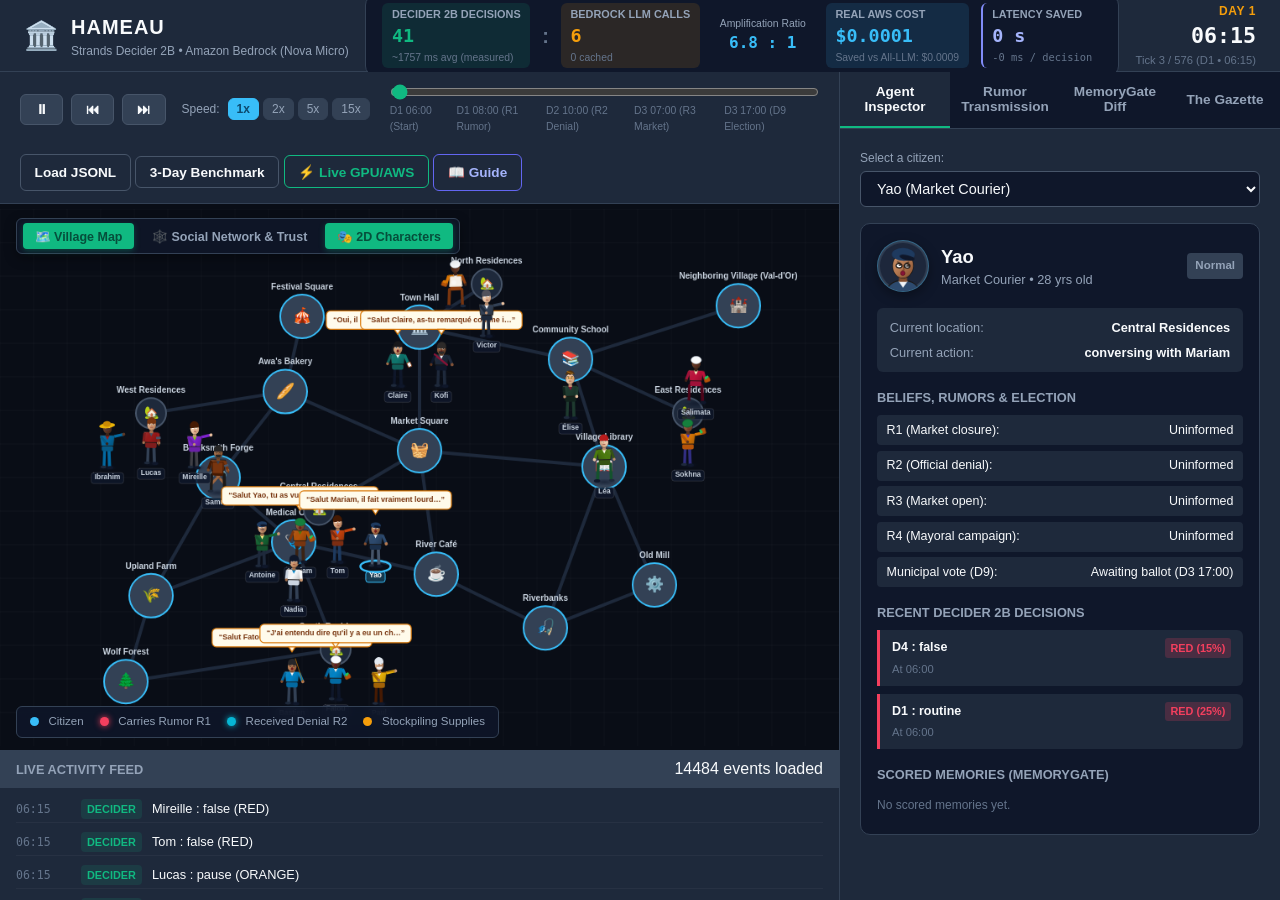
<file: viewer/index.html>
<!DOCTYPE html>
<html lang="en">
<head>
  <meta charset="UTF-8">
  <meta name="viewport" content="width=device-width, initial-scale=1.0">
  <meta http-equiv="Content-Security-Policy" content="default-src 'self'; style-src 'self' 'unsafe-inline' https://fonts.googleapis.com; font-src 'self' https://fonts.gstatic.com; img-src 'self' data:; connect-src 'self';">
  <title>HAMEAU — Multi-Agent Simulation Visualizer</title>
  <link rel="stylesheet" href="styles.css">
  <link rel="preconnect" href="https://fonts.googleapis.com">
  <link rel="preconnect" href="https://fonts.gstatic.com" crossorigin>
  <link href="https://fonts.googleapis.com/css2?family=Plus+Jakarta+Sans:wght@400;500;600;700&family=Newsreader:ital,opsz,wght@0,6..72,500;1,6..72,400&family=JetBrains+Mono:wght@400;500&display=swap" rel="stylesheet">
</head>
<body class="theme-slate">
  <!-- En-tête / Barre des métriques en direct -->
  <header class="app-header">
    <div class="brand">
      <div class="brand-logo">
        <span class="logo-icon">🏛️</span>
      </div>
      <div class="brand-text">
        <h1>HAMEAU</h1>
        <p class="subtitle">Strands Decider 2B &bull; Amazon Bedrock (Nova Micro)</p>
      </div>
    </div>

    <!-- Live Metric Counters -->
    <div class="live-metrics" id="live-metrics">
      <div class="metric-card metric-decider">
        <div class="metric-label">Decider 2B Decisions</div>
        <div class="metric-value" id="counter-decider">0</div>
        <div class="metric-sub" id="counter-decider-latency">Measured from log</div>
      </div>
      <div class="metric-divider">:</div>
      <div class="metric-card metric-bedrock">
        <div class="metric-label">Bedrock LLM Calls</div>
        <div class="metric-value" id="counter-bedrock">0</div>
        <div class="metric-sub" id="counter-cassettes">0 cached</div>
      </div>
      <div class="metric-badge">
        <span class="badge-title">Amplification Ratio</span>
        <span class="badge-value" id="ratio-value">-- : 1</span>
      </div>
      <div class="metric-card metric-cost">
        <div class="metric-label">Real AWS Cost</div>
        <div class="metric-value font-mono" id="counter-cost">$0.0000</div>
        <div class="metric-sub" id="counter-savings">Saved vs All-LLM: $0.0000</div>
      </div>
      <div class="metric-card metric-latency-saved">
        <div class="metric-label">Latency Saved</div>
        <div class="metric-value font-mono" id="counter-latency-saved">0 s</div>
        <div class="metric-sub font-mono" id="counter-latency-sub">Measured from log</div>
      </div>
    </div>

    <!-- Clock & Fast Controls -->
    <div class="clock-display">
      <div class="clock-day" id="clock-day">DAY 1</div>
      <div class="clock-time font-mono" id="clock-time">06:00</div>
      <div class="clock-tick" id="clock-tick">Tick 0 / 192</div>
    </div>
  </header>

  <!-- Main Layout -->
  <main class="main-container">
    <!-- Map & Timeline View -->
    <section class="simulation-view">
      <!-- Playback Controls -->
      <div class="playback-bar">
        <div class="playback-controls">
          <button id="btn-play-pause" class="btn btn-primary" title="Space: Play / Pause">
            <span id="play-icon">▶</span>
          </button>
          <button id="btn-step-prev" class="btn btn-secondary" title="Previous Step">⏮</button>
          <button id="btn-step-next" class="btn btn-secondary" title="Next Step">⏭</button>
          <div class="speed-selector">
            <label>Speed:</label>
            <button class="btn-chip active" data-speed="1">1x</button>
            <button class="btn-chip" data-speed="2">2x</button>
            <button class="btn-chip" data-speed="5">5x</button>
            <button class="btn-chip" data-speed="15">15x</button>
          </div>
        </div>

        <div class="timeline-slider-container">
          <input type="range" id="timeline-slider" min="0" max="576" value="0" step="1">
          <div class="timeline-ticks-labels">
            <span>D1 06:00 (Start)</span>
            <span>D1 08:00 (R1 Rumor)</span>
            <span>D2 10:00 (R2 Denial)</span>
            <span>D3 07:00 (R3 Market)</span>
            <span>D3 17:00 (D9 Election)</span>
          </div>
        </div>

        <div class="playback-actions">
          <label class="btn btn-outline file-upload-label">
            <span>Load JSONL</span>
            <input type="file" id="file-input" accept=".jsonl">
          </label>
          <button id="btn-load-sample" class="btn btn-outline" title="Replay 3-day certified simulation">3-Day Benchmark</button>
          <button id="btn-load-live" class="btn btn-outline" style="border-color: #10b981; color: #10b981;" title="Load live GPU & Bedrock run">⚡ Live GPU/AWS</button>
          <a href="roadmap.html" target="_blank" class="btn btn-outline" style="border-color: #6366f1; color: #a5b4fc; text-decoration: none; display: inline-flex; align-items: center;" title="Open comprehensive simulation guide">📖 Guide</a>
        </div>
      </div>

      <!-- Village Map & Social Network Canvas -->
      <div class="canvas-wrapper">
        <div class="canvas-view-toggle">
          <button id="btn-view-map" class="view-toggle-btn active" data-mode="map">🗺️ Village Map</button>
          <button id="btn-view-network" class="view-toggle-btn" data-mode="network">🕸️ Social Network & Trust</button>
          <button id="btn-toggle-render-mode" class="view-toggle-btn active" data-render-mode="characters" title="Toggle between Illustrated Characters and Schematic Dots">🎭 2D Characters</button>
        </div>
        <canvas id="village-canvas" width="1000" height="640"></canvas>
        <div class="map-overlay-legend" id="canvas-legend">
          <span class="legend-item"><span class="dot dot-habitant"></span> Citizen</span>
          <span class="legend-item"><span class="dot dot-rumeur"></span> Carries Rumor R1</span>
          <span class="legend-item"><span class="dot dot-dementi"></span> Received Denial R2</span>
          <span class="legend-item"><span class="dot dot-stocking"></span> Stockpiling Supplies</span>
        </div>
      </div>

      <!-- Live Event Feed -->
      <div class="event-feed">
        <div class="feed-header">
          <h3>Live Activity Feed</h3>
          <span class="feed-filter" id="feed-status">Ready</span>
        </div>
        <div class="feed-list" id="feed-list">
          <div class="feed-empty">Load a log or press Play to monitor events in real time.</div>
        </div>
      </div>
    </section>

    <!-- Side Panel & Tabs (Right Side) -->
    <aside class="side-panel">
      <!-- Tab Navigation -->
      <nav class="panel-tabs">
        <button class="tab-btn active" data-tab="inspector">Agent Inspector</button>
        <button class="tab-btn" data-tab="rumor-graph">Rumor Transmission</button>
        <button class="tab-btn" data-tab="memory-diff">MemoryGate Diff</button>
        <button class="tab-btn" data-tab="gazette">The Gazette</button>
      </nav>

      <!-- Tab 1: Agent Inspector -->
      <div class="tab-content active" id="tab-inspector">
        <div class="agent-selector-wrapper">
          <label for="agent-select">Select a citizen:</label>
          <select id="agent-select" class="form-select">
            <option value="yao">Yao (Market Courier)</option>
            <option value="kofi">Kofi (Mayor)</option>
            <option value="awa">Awa (Baker)</option>
            <option value="elise">Élise (School Teacher)</option>
            <option value="samuel">Samuel (Blacksmith)</option>
            <option value="nadia">Nadia (Doctor)</option>
            <option value="tom">Tom (Café Apprentice)</option>
            <option value="mariam">Mariam (Vegetable Merchant)</option>
            <option value="paul">Paul (Retired Fisherman)</option>
            <option value="lea">Léa (Librarian)</option>
            <option value="ibrahim">Ibrahim (Farmer)</option>
            <option value="claire">Claire (Gazette Editor)</option>
            <option value="victor">Victor (Notary & Candidate)</option>
            <option value="fatou">Fatou (Mill Operator)</option>
            <option value="lucas">Lucas (Lumberjack & Leader)</option>
            <option value="sokhna">Sokhna (Traveling Merchant)</option>
            <option value="antoine">Antoine (Constable)</option>
            <option value="mireille">Mireille (Herbalist)</option>
            <option value="bastien">Bastien (Young Fisherman)</option>
            <option value="salimata">Salimata (Innkeeper)</option>
          </select>
        </div>

        <div class="agent-card" id="agent-profile-card">
          <div class="agent-header">
            <canvas id="inspector-bust-canvas" width="56" height="56" class="agent-bust-canvas" title="Bust Portrait"></canvas>
            <div class="agent-avatar" id="inspector-avatar" style="display: none;">📦</div>
            <div class="agent-title">
              <h2 id="inspector-name">Yao</h2>
              <p id="inspector-job">Market Courier &bull; 28 yrs old</p>
            </div>
            <div class="behavior-badge" id="inspector-stocking-badge">
              Normal
            </div>
          </div>

          <div class="agent-status-section">
            <div class="status-item">
              <span class="label">Current location:</span>
              <span class="value" id="inspector-loc">Market Square</span>
            </div>
            <div class="status-item">
              <span class="label">Current action:</span>
              <span class="value" id="inspector-action">Preparing deliveries</span>
            </div>
          </div>

          <!-- Beliefs, Rumors & Election -->
          <div class="inspector-beliefs">
            <h4>Beliefs, Rumors & Election</h4>
            <div id="inspector-beliefs-list" class="beliefs-list">
              <div class="belief-pill">R1 (Market closure): <span id="r1-cred">Unaware</span></div>
              <div class="belief-pill">R2 (Official denial): <span id="r2-cred">Unaware</span></div>
              <div class="belief-pill">R3 (Market open): <span id="r3-cred">Unaware</span></div>
              <div class="belief-pill">R4 (Mayoral campaign): <span id="r4-cred">Unaware</span></div>
              <div class="belief-pill">Municipal vote (D9): <span id="inspector-vote">Awaiting election (D3 17:00)</span></div>
            </div>
          </div>

          <!-- Recent Decider 2B Decisions -->
          <div class="inspector-decisions">
            <h4>Recent Decider 2B Decisions</h4>
            <div id="inspector-decisions-list" class="decisions-list">
              <!-- Dynamically populated -->
            </div>
          </div>

          <!-- Scored Memories (MemoryGate) -->
          <div class="inspector-memories">
            <h4>Scored Memories (MemoryGate)</h4>
            <div id="inspector-memories-list" class="memories-list">
              <!-- Dynamically populated -->
            </div>
          </div>
        </div>
      </div>

      <!-- Tab 2: Rumor Transmission Graph & Municipal Election -->
      <div class="tab-content" id="tab-rumor-graph">
        <div class="rumor-stats">
          <div class="stat-box">
            <span class="stat-num" id="rumor-count">0 / --</span>
            <span class="stat-text">Citizens Reached (R1)</span>
          </div>
          <div class="stat-box">
            <span class="stat-num" id="stocking-count">0 / --</span>
            <span class="stat-text">Stockpiled Goods</span>
          </div>
        </div>

        <div class="rumor-chart-card">
          <div class="chart-header">
            <span class="chart-title">Epidemic Transmission Curves</span>
            <div class="chart-legend">
              <span class="legend-item"><span class="legend-color r1"></span>R1 (Rumor)</span>
              <span class="legend-item"><span class="legend-color r2"></span>R2 (Denial)</span>
              <span class="legend-item"><span class="legend-color r3"></span>R3 (Market Open)</span>
            </div>
          </div>
          <canvas id="rumor-curve-canvas" width="390" height="120"></canvas>
        </div>

        <div class="rumor-chart-card" id="election-panel-card" style="margin-top: 10px; padding: 10px 12px;">
          <div class="chart-header" style="margin-bottom: 6px;">
            <span class="chart-title">🗳️ Municipal Election (D9: Kofi vs Victor)</span>
            <span id="election-status-badge" style="font-size: 0.72rem; color: var(--text-muted);">D3 17:00</span>
          </div>
          <div id="election-summary-line" style="font-size: 0.78rem; color: var(--text-secondary); margin-bottom: 6px;">
            Campaign in progress — Election on Day 3 at 17:00
          </div>
          <div id="election-bars" style="display: flex; flex-direction: column; gap: 4px; font-size: 0.74rem;">
            <div style="display: flex; justify-content: space-between;">
              <span>Kofi (Incumbent Mayor)</span>
              <strong id="election-kofi-count">0 votes</strong>
            </div>
            <div style="display: flex; justify-content: space-between;">
              <span>Victor (Notary &amp; Challenger)</span>
              <strong id="election-victor-count">0 votes</strong>
            </div>
            <div style="display: flex; justify-content: space-between; color: var(--text-muted);">
              <span>Abstentions (or Red-zone fallback)</span>
              <span id="election-abst-count">0</span>
            </div>
          </div>
        </div>

        <div class="rumor-timeline" id="rumor-hops-list">
          <!-- Rumor hop history -->
        </div>
      </div>

      <!-- Tab 3: Comparative MemoryGate View (C2) -->
      <div class="tab-content" id="tab-memory-diff">
        <div class="diff-header-banner">
          <h3>LLM Context Comparison (Prompt Diff)</h3>
          <p>Impact of Strands Decider 2B filtering on Amazon Bedrock Nova Micro prompts.</p>
        </div>

        <div class="diff-metrics-row">
          <div class="diff-metric-pill">
            <span class="label">Tokens Saved</span>
            <span class="val green" id="diff-tokens-saved">-- %</span>
          </div>
          <div class="diff-metric-pill">
            <span class="label">Noise Eliminated</span>
            <span class="val green" id="diff-noise-removed">-- / -- memories</span>
          </div>
          <div class="diff-metric-pill">
            <span class="label">Decider Latency</span>
            <span class="val font-mono" id="diff-decider-latency">-- ms</span>
          </div>
        </div>

        <div class="diff-columns">
          <div class="diff-box without-gate">
            <div class="diff-box-header">
              <span class="box-title">❌ Without MemoryGate (Raw)</span>
              <span class="badge badge-danger" id="tokens-raw-badge">-- tokens</span>
            </div>
            <div class="diff-box-body" id="diff-raw-content">
              <!-- Dynamically populated -->
            </div>
          </div>

          <div class="diff-box with-gate">
            <div class="diff-box-header">
              <span class="box-title">✅ With MemoryGate (Gated)</span>
              <span class="badge badge-success" id="tokens-gated-badge">-- tokens</span>
            </div>
            <div class="diff-box-body" id="diff-gated-content">
              <!-- Dynamically populated -->
            </div>
          </div>
        </div>
      </div>

      <!-- Tab 4: The Village Gazette -->
      <div class="tab-content" id="tab-gazette">
        <div class="gazette-newspaper">
          <div class="gazette-masthead">
            <div class="gazette-author-badge">
              <canvas id="gazette-author-canvas" width="46" height="46" class="agent-bust-canvas" title="Claire, editor"></canvas>
              <div>
                <h1>THE VILLAGE GAZETTE</h1>
                <p class="gazette-date" id="gazette-date">Daily Edition &bull; Chief Editor: Claire</p>
              </div>
            </div>
          </div>
          <article class="gazette-body" id="gazette-content">
            <p class="gazette-empty">The Gazette is published every evening at 22:00.</p>
          </article>
        </div>
      </div>
    </aside>
  </main>

  <script src="character_renderer.js"></script>
  <script src="app.js"></script>
</body>
</html>
</file>
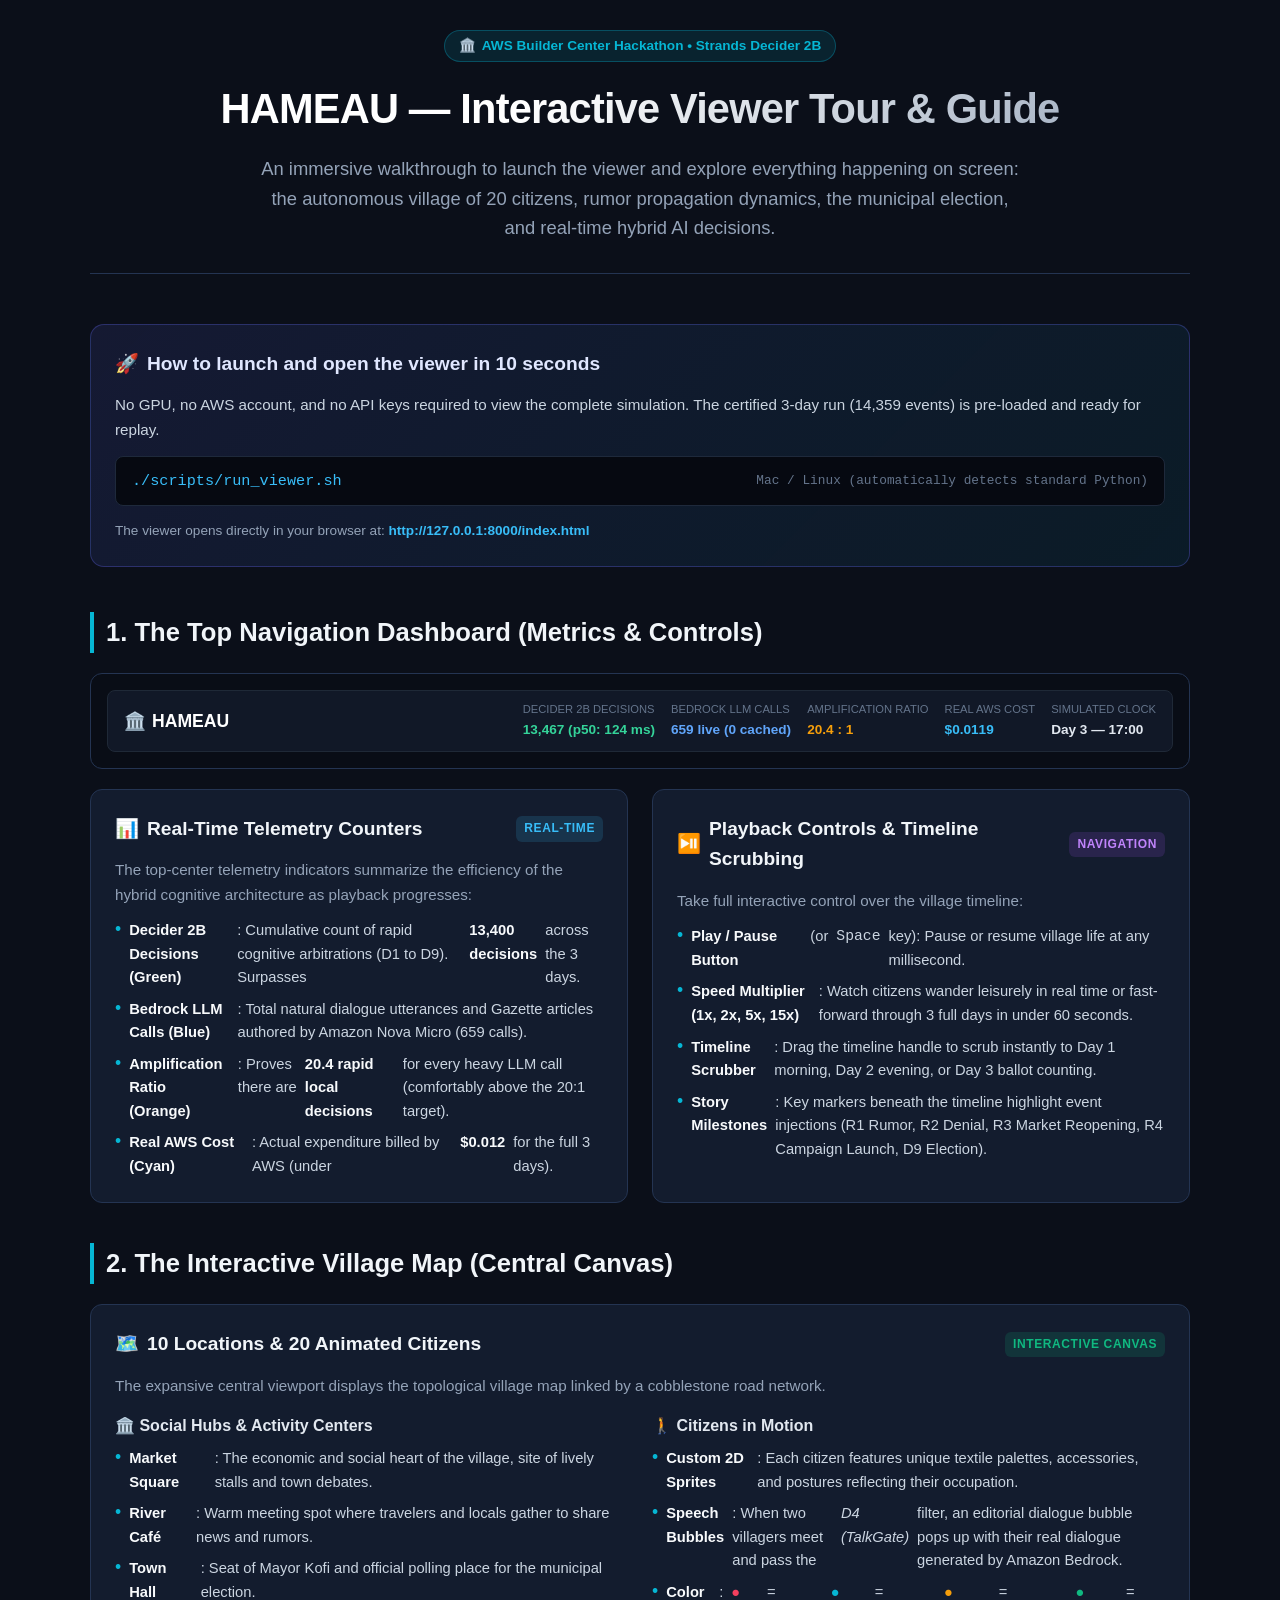
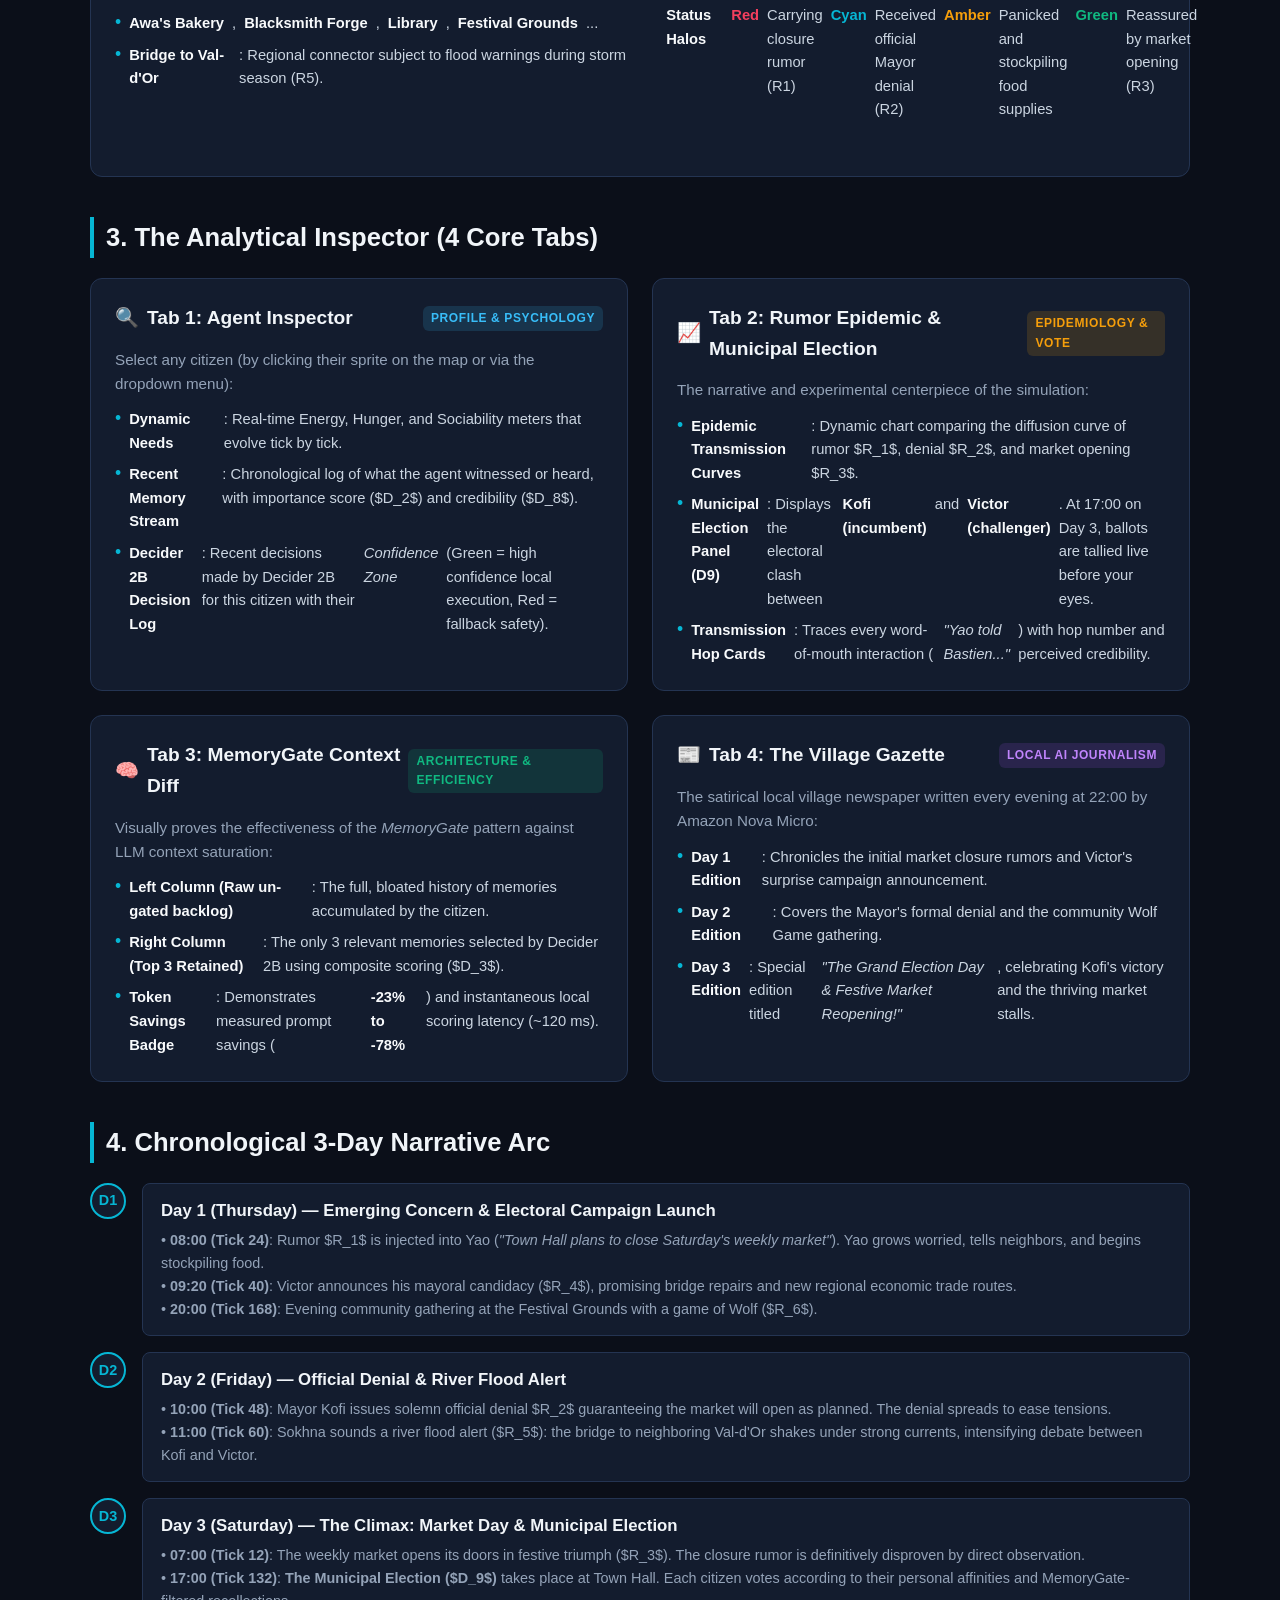
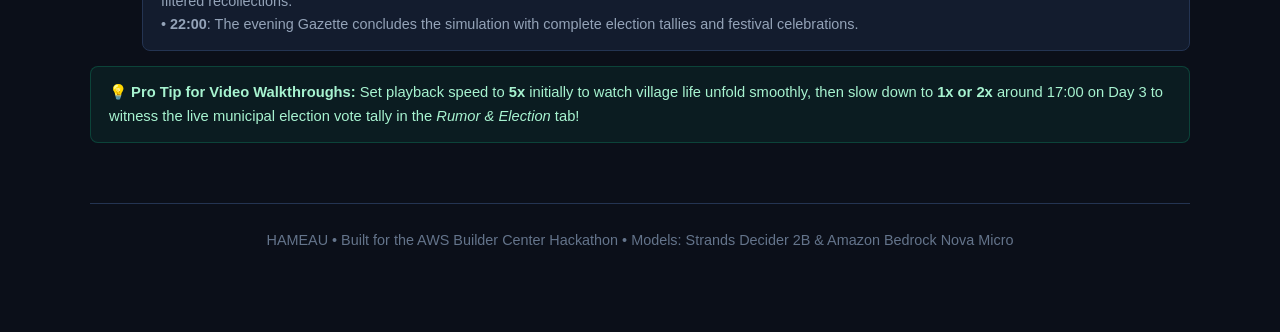
<file: roadmap.html>
<!DOCTYPE html>
<html lang="en">
<head>
  <meta charset="UTF-8">
  <meta name="viewport" content="width=device-width, initial-scale=1.0">
  <title>HAMEAU — Interactive Viewer Guide & Visual Walkthrough</title>
  <style>
    :root {
      --bg-dark: #0b0f19;
      --bg-card: #131c2e;
      --bg-card-hover: #1a263d;
      --border-color: #243452;
      --accent-cyan: #06b6d4;
      --accent-emerald: #10b981;
      --accent-amber: #f59e0b;
      --accent-rose: #f43f5e;
      --accent-indigo: #6366f1;
      --text-main: #f1f5f9;
      --text-muted: #94a3b8;
      --text-dim: #64748b;
    }

    * {
      box-sizing: border-box;
      margin: 0;
      padding: 0;
    }

    body {
      font-family: -apple-system, BlinkMacSystemFont, "Segoe UI", Roboto, Helvetica, Arial, sans-serif;
      background-color: var(--bg-dark);
      color: var(--text-main);
      line-height: 1.6;
      padding: 30px 20px 80px;
    }

    .container {
      max-width: 1100px;
      margin: 0 auto;
    }

    /* Header */
    header {
      text-align: center;
      margin-bottom: 50px;
      padding-bottom: 30px;
      border-bottom: 1px solid var(--border-color);
    }

    .badge-pill {
      display: inline-flex;
      align-items: center;
      gap: 6px;
      padding: 4px 14px;
      border-radius: 9999px;
      font-size: 0.85rem;
      font-weight: 600;
      background: rgba(6, 182, 212, 0.12);
      color: var(--accent-cyan);
      border: 1px solid rgba(6, 182, 212, 0.3);
      margin-bottom: 14px;
    }

    h1 {
      font-size: 2.6rem;
      font-weight: 800;
      letter-spacing: -0.02em;
      margin-bottom: 12px;
      background: linear-gradient(135deg, #ffffff 40%, #94a3b8 100%);
      -webkit-background-clip: text;
      -webkit-text-fill-color: transparent;
    }

    .subtitle {
      font-size: 1.15rem;
      color: var(--text-muted);
      max-width: 760px;
      margin: 0 auto;
    }

    /* Quick Launch */
    .quick-launch-banner {
      background: linear-gradient(135deg, rgba(99, 102, 241, 0.12) 0%, rgba(6, 182, 212, 0.08) 100%);
      border: 1px solid rgba(99, 102, 241, 0.3);
      border-radius: 14px;
      padding: 24px;
      margin-bottom: 45px;
      display: flex;
      flex-direction: column;
      gap: 14px;
    }

    .quick-launch-title {
      font-size: 1.2rem;
      font-weight: 700;
      color: #e0e7ff;
      display: flex;
      align-items: center;
      gap: 8px;
    }

    .code-box {
      background: #060911;
      border: 1px solid #1e293b;
      border-radius: 8px;
      padding: 12px 16px;
      font-family: ui-monospace, SFMono-Regular, Menlo, Monaco, Consolas, monospace;
      font-size: 0.95rem;
      color: #38bdf8;
      display: flex;
      align-items: center;
      justify-content: space-between;
      overflow-x: auto;
    }

    /* Sections */
    .section-title {
      font-size: 1.6rem;
      font-weight: 700;
      margin: 40px 0 20px;
      display: flex;
      align-items: center;
      gap: 10px;
      border-left: 4px solid var(--accent-cyan);
      padding-left: 12px;
    }

    .grid-2 {
      display: grid;
      grid-template-columns: repeat(auto-fit, minmax(480px, 1fr));
      gap: 24px;
      margin-bottom: 30px;
    }

    .card {
      background: var(--bg-card);
      border: 1px solid var(--border-color);
      border-radius: 12px;
      padding: 24px;
      transition: transform 0.15s ease, border-color 0.15s ease;
    }

    .card:hover {
      border-color: rgba(6, 182, 212, 0.4);
      transform: translateY(-2px);
    }

    .card-header {
      display: flex;
      align-items: center;
      justify-content: space-between;
      margin-bottom: 14px;
    }

    .card-title {
      font-size: 1.2rem;
      font-weight: 700;
      display: flex;
      align-items: center;
      gap: 8px;
    }

    .tag {
      font-size: 0.75rem;
      padding: 3px 8px;
      border-radius: 6px;
      font-weight: 600;
      text-transform: uppercase;
      letter-spacing: 0.05em;
    }

    .tag-blue { background: rgba(56, 189, 248, 0.15); color: #38bdf8; }
    .tag-green { background: rgba(16, 185, 129, 0.15); color: #10b981; }
    .tag-amber { background: rgba(245, 158, 11, 0.15); color: #f59e0b; }
    .tag-purple { background: rgba(168, 85, 247, 0.15); color: #c084fc; }

    .card p {
      color: var(--text-muted);
      font-size: 0.95rem;
      margin-bottom: 12px;
    }

    ul.feature-list {
      list-style: none;
      display: flex;
      flex-direction: column;
      gap: 8px;
      font-size: 0.92rem;
    }

    ul.feature-list li {
      display: flex;
      align-items: flex-start;
      gap: 8px;
      color: #cbd5e1;
    }

    ul.feature-list li strong {
      color: #f8fafc;
    }

    .bullet {
      color: var(--accent-cyan);
      font-size: 1.1rem;
      line-height: 1.2;
    }

    /* Mock Frame */
    .mock-ui-frame {
      background: #090d16;
      border: 1px solid var(--border-color);
      border-radius: 12px;
      padding: 16px;
      margin: 20px 0;
      display: flex;
      flex-direction: column;
      gap: 12px;
    }

    .mock-topbar {
      display: flex;
      align-items: center;
      justify-content: space-between;
      background: #111827;
      padding: 10px 16px;
      border-radius: 8px;
      font-size: 0.85rem;
      border: 1px solid #1f2937;
    }

    .mock-stats {
      display: flex;
      gap: 16px;
    }

    .stat-pill {
      display: flex;
      flex-direction: column;
    }

    .stat-label {
      font-size: 0.7rem;
      color: var(--text-dim);
      text-transform: uppercase;
    }

    .stat-val {
      font-weight: 700;
      color: #38bdf8;
    }

    .timeline-walkthrough {
      display: flex;
      flex-direction: column;
      gap: 16px;
      margin-top: 15px;
    }

    .timeline-step {
      display: flex;
      gap: 16px;
      position: relative;
    }

    .step-marker {
      width: 36px;
      height: 36px;
      border-radius: 50%;
      background: var(--bg-card);
      border: 2px solid var(--accent-cyan);
      display: flex;
      align-items: center;
      justify-content: center;
      font-weight: 700;
      font-size: 0.9rem;
      color: var(--accent-cyan);
      flex-shrink: 0;
    }

    .step-content {
      background: var(--bg-card);
      border: 1px solid var(--border-color);
      border-radius: 8px;
      padding: 14px 18px;
      flex-grow: 1;
    }

    .step-title {
      font-size: 1.05rem;
      font-weight: 700;
      color: #f1f5f9;
      margin-bottom: 4px;
    }

    .step-desc {
      font-size: 0.9rem;
      color: var(--text-muted);
    }

    .highlight-box {
      background: rgba(16, 185, 129, 0.08);
      border: 1px solid rgba(16, 185, 129, 0.25);
      border-radius: 8px;
      padding: 14px 18px;
      margin-top: 15px;
      font-size: 0.92rem;
      color: #a7f3d0;
    }

    footer {
      text-align: center;
      margin-top: 60px;
      padding-top: 25px;
      border-top: 1px solid var(--border-color);
      color: var(--text-dim);
      font-size: 0.9rem;
    }
  </style>
</head>
<body>

  <div class="container">

    <!-- Header -->
    <header>
      <div class="badge-pill">
        <span>🏛️</span> AWS Builder Center Hackathon • Strands Decider 2B
      </div>
      <h1>HAMEAU — Interactive Viewer Tour & Guide</h1>
      <p class="subtitle">
        An immersive walkthrough to launch the viewer and explore everything happening on screen: the autonomous village of 20 citizens, rumor propagation dynamics, the municipal election, and real-time hybrid AI decisions.
      </p>
    </header>

    <!-- Quick Launch Banner -->
    <div class="quick-launch-banner">
      <div class="quick-launch-title">
        <span>🚀</span> How to launch and open the viewer in 10 seconds
      </div>
      <p style="color: #cbd5e1; font-size: 0.95rem;">
        No GPU, no AWS account, and no API keys required to view the complete simulation. The certified 3-day run (14,359 events) is pre-loaded and ready for replay.
      </p>
      <div class="code-box">
        <span>./scripts/run_viewer.sh</span>
        <span style="color: var(--text-dim); font-size: 0.8rem;">Mac / Linux (automatically detects standard Python)</span>
      </div>
      <p style="font-size: 0.85rem; color: var(--text-muted);">
        The viewer opens directly in your browser at: <strong style="color: #38bdf8;">http://127.0.0.1:8000/index.html</strong>
      </p>
    </div>

    <!-- Section 1 : Top Navigation Dashboard -->
    <h2 class="section-title">1. The Top Navigation Dashboard (Metrics & Controls)</h2>
    
    <div class="mock-ui-frame">
      <div class="mock-topbar">
        <div style="font-weight: 800; color: #fff; font-size: 1.1rem; display: flex; align-items: center; gap: 6px;">
          <span>🏛️</span> HAMEAU
        </div>
        <div class="mock-stats">
          <div class="stat-pill">
            <span class="stat-label">Decider 2B Decisions</span>
            <span class="stat-val" style="color: #34d399;">13,467 (p50: 124 ms)</span>
          </div>
          <div class="stat-pill">
            <span class="stat-label">Bedrock LLM Calls</span>
            <span class="stat-val" style="color: #60a5fa;">659 live (0 cached)</span>
          </div>
          <div class="stat-pill">
            <span class="stat-label">Amplification Ratio</span>
            <span class="stat-val" style="color: #f59e0b;">20.4 : 1</span>
          </div>
          <div class="stat-pill">
            <span class="stat-label">Real AWS Cost</span>
            <span class="stat-val" style="color: #38bdf8;">$0.0119</span>
          </div>
          <div class="stat-pill">
            <span class="stat-label">Simulated Clock</span>
            <span class="stat-val" style="color: #e2e8f0;">Day 3 — 17:00</span>
          </div>
        </div>
      </div>
    </div>

    <div class="grid-2">
      <div class="card">
        <div class="card-header">
          <span class="card-title"><span>📊</span> Real-Time Telemetry Counters</span>
          <span class="tag tag-blue">Real-Time</span>
        </div>
        <p>The top-center telemetry indicators summarize the efficiency of the hybrid cognitive architecture as playback progresses:</p>
        <ul class="feature-list">
          <li><span class="bullet">•</span> <strong>Decider 2B Decisions (Green)</strong>: Cumulative count of rapid cognitive arbitrations (D1 to D9). Surpasses <strong>13,400 decisions</strong> across the 3 days.</li>
          <li><span class="bullet">•</span> <strong>Bedrock LLM Calls (Blue)</strong>: Total natural dialogue utterances and Gazette articles authored by Amazon Nova Micro (659 calls).</li>
          <li><span class="bullet">•</span> <strong>Amplification Ratio (Orange)</strong>: Proves there are <strong>20.4 rapid local decisions</strong> for every heavy LLM call (comfortably above the 20:1 target).</li>
          <li><span class="bullet">•</span> <strong>Real AWS Cost (Cyan)</strong>: Actual expenditure billed by AWS (under <strong>$0.012</strong> for the full 3 days).</li>
        </ul>
      </div>

      <div class="card">
        <div class="card-header">
          <span class="card-title"><span>⏯️</span> Playback Controls & Timeline Scrubbing</span>
          <span class="tag tag-purple">Navigation</span>
        </div>
        <p>Take full interactive control over the village timeline:</p>
        <ul class="feature-list">
          <li><span class="bullet">•</span> <strong>Play / Pause Button</strong> (or <kbd>Space</kbd> key): Pause or resume village life at any millisecond.</li>
          <li><span class="bullet">•</span> <strong>Speed Multiplier (1x, 2x, 5x, 15x)</strong>: Watch citizens wander leisurely in real time or fast-forward through 3 full days in under 60 seconds.</li>
          <li><span class="bullet">•</span> <strong>Timeline Scrubber</strong>: Drag the timeline handle to scrub instantly to Day 1 morning, Day 2 evening, or Day 3 ballot counting.</li>
          <li><span class="bullet">•</span> <strong>Story Milestones</strong>: Key markers beneath the timeline highlight event injections (R1 Rumor, R2 Denial, R3 Market Reopening, R4 Campaign Launch, D9 Election).</li>
        </ul>
      </div>
    </div>

    <!-- Section 2 : Interactive 2D Map -->
    <h2 class="section-title">2. The Interactive Village Map (Central Canvas)</h2>

    <div class="card" style="margin-bottom: 24px;">
      <div class="card-header">
        <span class="card-title"><span>🗺️</span> 10 Locations & 20 Animated Citizens</span>
        <span class="tag tag-green">Interactive Canvas</span>
      </div>
      <p>
        The expansive central viewport displays the topological village map linked by a cobblestone road network.
      </p>
      <div class="grid-2" style="margin-top: 15px;">
        <div>
          <h4 style="color: #e2e8f0; margin-bottom: 8px;">🏛️ Social Hubs & Activity Centers</h4>
          <ul class="feature-list">
            <li><span class="bullet">•</span> <strong>Market Square</strong>: The economic and social heart of the village, site of lively stalls and town debates.</li>
            <li><span class="bullet">•</span> <strong>River Café</strong>: Warm meeting spot where travelers and locals gather to share news and rumors.</li>
            <li><span class="bullet">•</span> <strong>Town Hall</strong>: Seat of Mayor Kofi and official polling place for the municipal election.</li>
            <li><span class="bullet">•</span> <strong>Awa's Bakery</strong>, <strong>Blacksmith Forge</strong>, <strong>Library</strong>, <strong>Festival Grounds</strong>...</li>
            <li><span class="bullet">•</span> <strong>Bridge to Val-d'Or</strong>: Regional connector subject to flood warnings during storm season (R5).</li>
          </ul>
        </div>
        <div>
          <h4 style="color: #e2e8f0; margin-bottom: 8px;">🚶 Citizens in Motion</h4>
          <ul class="feature-list">
            <li><span class="bullet">•</span> <strong>Custom 2D Sprites</strong>: Each citizen features unique textile palettes, accessories, and postures reflecting their occupation.</li>
            <li><span class="bullet">•</span> <strong>Speech Bubbles</strong>: When two villagers meet and pass the <em>D4 (TalkGate)</em> filter, an editorial dialogue bubble pops up with their real dialogue generated by Amazon Bedrock.</li>
            <li><span class="bullet">•</span> <strong>Color Status Halos</strong>:
              <br><span style="color: #f43f5e; font-weight: 700;">● Red</span> = Carrying closure rumor (R1)
              <br><span style="color: #06b6d4; font-weight: 700;">● Cyan</span> = Received official Mayor denial (R2)
              <br><span style="color: #f59e0b; font-weight: 700;">● Amber</span> = Panicked and stockpiling food supplies
              <br><span style="color: #10b981; font-weight: 700;">● Green</span> = Reassured by market opening (R3)
            </li>
          </ul>
        </div>
      </div>
    </div>

    <!-- Section 3 : 4 Inspector Tabs -->
    <h2 class="section-title">3. The Analytical Inspector (4 Core Tabs)</h2>

    <div class="grid-2">
      
      <!-- Tab 1 : Agent Inspector -->
      <div class="card">
        <div class="card-header">
          <span class="card-title"><span>🔍</span> Tab 1: Agent Inspector</span>
          <span class="tag tag-blue">Profile & Psychology</span>
        </div>
        <p>Select any citizen (by clicking their sprite on the map or via the dropdown menu):</p>
        <ul class="feature-list">
          <li><span class="bullet">•</span> <strong>Dynamic Needs</strong>: Real-time Energy, Hunger, and Sociability meters that evolve tick by tick.</li>
          <li><span class="bullet">•</span> <strong>Recent Memory Stream</strong>: Chronological log of what the agent witnessed or heard, with importance score ($D_2$) and credibility ($D_8$).</li>
          <li><span class="bullet">•</span> <strong>Decider 2B Decision Log</strong>: Recent decisions made by Decider 2B for this citizen with their <em>Confidence Zone</em> (Green = high confidence local execution, Red = fallback safety).</li>
        </ul>
      </div>

      <!-- Tab 2 : Rumor & Election -->
      <div class="card">
        <div class="card-header">
          <span class="card-title"><span>📈</span> Tab 2: Rumor Epidemic & Municipal Election</span>
          <span class="tag tag-amber">Epidemiology & Vote</span>
        </div>
        <p>The narrative and experimental centerpiece of the simulation:</p>
        <ul class="feature-list">
          <li><span class="bullet">•</span> <strong>Epidemic Transmission Curves</strong>: Dynamic chart comparing the diffusion curve of rumor $R_1$, denial $R_2$, and market opening $R_3$.</li>
          <li><span class="bullet">•</span> <strong>Municipal Election Panel (D9)</strong>: Displays the electoral clash between <strong>Kofi (incumbent)</strong> and <strong>Victor (challenger)</strong>. At 17:00 on Day 3, ballots are tallied live before your eyes.</li>
          <li><span class="bullet">•</span> <strong>Transmission Hop Cards</strong>: Traces every word-of-mouth interaction (<em>"Yao told Bastien..."</em>) with hop number and perceived credibility.</li>
        </ul>
      </div>

      <!-- Tab 3 : MemoryGate Diff -->
      <div class="card">
        <div class="card-header">
          <span class="card-title"><span>🧠</span> Tab 3: MemoryGate Context Diff</span>
          <span class="tag tag-green">Architecture & Efficiency</span>
        </div>
        <p>Visually proves the effectiveness of the <em>MemoryGate</em> pattern against LLM context saturation:</p>
        <ul class="feature-list">
          <li><span class="bullet">•</span> <strong>Left Column (Raw un-gated backlog)</strong>: The full, bloated history of memories accumulated by the citizen.</li>
          <li><span class="bullet">•</span> <strong>Right Column (Top 3 Retained)</strong>: The only 3 relevant memories selected by Decider 2B using composite scoring ($D_3$).</li>
          <li><span class="bullet">•</span> <strong>Token Savings Badge</strong>: Demonstrates measured prompt savings (<strong>-23% to -78%</strong>) and instantaneous local scoring latency (~120 ms).</li>
        </ul>
      </div>

      <!-- Tab 4 : The Gazette -->
      <div class="card">
        <div class="card-header">
          <span class="card-title"><span>📰</span> Tab 4: The Village Gazette</span>
          <span class="tag tag-purple">Local AI Journalism</span>
        </div>
        <p>The satirical local village newspaper written every evening at 22:00 by Amazon Nova Micro:</p>
        <ul class="feature-list">
          <li><span class="bullet">•</span> <strong>Day 1 Edition</strong>: Chronicles the initial market closure rumors and Victor's surprise campaign announcement.</li>
          <li><span class="bullet">•</span> <strong>Day 2 Edition</strong>: Covers the Mayor's formal denial and the community Wolf Game gathering.</li>
          <li><span class="bullet">•</span> <strong>Day 3 Edition</strong>: Special edition titled <em>"The Grand Election Day & Festive Market Reopening!"</em>, celebrating Kofi's victory and the thriving market stalls.</li>
        </ul>
      </div>

    </div>

    <!-- Section 4 : Chronological 3-Day Narrative -->
    <h2 class="section-title">4. Chronological 3-Day Narrative Arc</h2>

    <div class="timeline-walkthrough">
      
      <div class="timeline-step">
        <div class="step-marker">D1</div>
        <div class="step-content">
          <div class="step-title">Day 1 (Thursday) — Emerging Concern & Electoral Campaign Launch</div>
          <div class="step-desc">
            • <strong>08:00 (Tick 24)</strong>: Rumor $R_1$ is injected into Yao (<em>"Town Hall plans to close Saturday's weekly market"</em>). Yao grows worried, tells neighbors, and begins stockpiling food.<br>
            • <strong>09:20 (Tick 40)</strong>: Victor announces his mayoral candidacy ($R_4$), promising bridge repairs and new regional economic trade routes.<br>
            • <strong>20:00 (Tick 168)</strong>: Evening community gathering at the Festival Grounds with a game of Wolf ($R_6$).
          </div>
        </div>
      </div>

      <div class="timeline-step">
        <div class="step-marker">D2</div>
        <div class="step-content">
          <div class="step-title">Day 2 (Friday) — Official Denial & River Flood Alert</div>
          <div class="step-desc">
            • <strong>10:00 (Tick 48)</strong>: Mayor Kofi issues solemn official denial $R_2$ guaranteeing the market will open as planned. The denial spreads to ease tensions.<br>
            • <strong>11:00 (Tick 60)</strong>: Sokhna sounds a river flood alert ($R_5$): the bridge to neighboring Val-d'Or shakes under strong currents, intensifying debate between Kofi and Victor.
          </div>
        </div>
      </div>

      <div class="timeline-step">
        <div class="step-marker">D3</div>
        <div class="step-content">
          <div class="step-title">Day 3 (Saturday) — The Climax: Market Day & Municipal Election</div>
          <div class="step-desc">
            • <strong>07:00 (Tick 12)</strong>: The weekly market opens its doors in festive triumph ($R_3$). The closure rumor is definitively disproven by direct observation.<br>
            • <strong>17:00 (Tick 132)</strong>: <strong>The Municipal Election ($D_9$)</strong> takes place at Town Hall. Each citizen votes according to their personal affinities and MemoryGate-filtered recollections.<br>
            • <strong>22:00</strong>: The evening Gazette concludes the simulation with complete election tallies and festival celebrations.
          </div>
        </div>
      </div>

    </div>

    <div class="highlight-box">
      <strong>💡 Pro Tip for Video Walkthroughs:</strong>
      Set playback speed to <strong>5x</strong> initially to watch village life unfold smoothly, then slow down to <strong>1x or 2x</strong> around 17:00 on Day 3 to witness the live municipal election vote tally in the <em>Rumor & Election</em> tab!
    </div>

    <!-- Footer -->
    <footer>
      HAMEAU • Built for the AWS Builder Center Hackathon • Models: Strands Decider 2B & Amazon Bedrock Nova Micro
    </footer>

  </div>

</body>
</html>
</file>
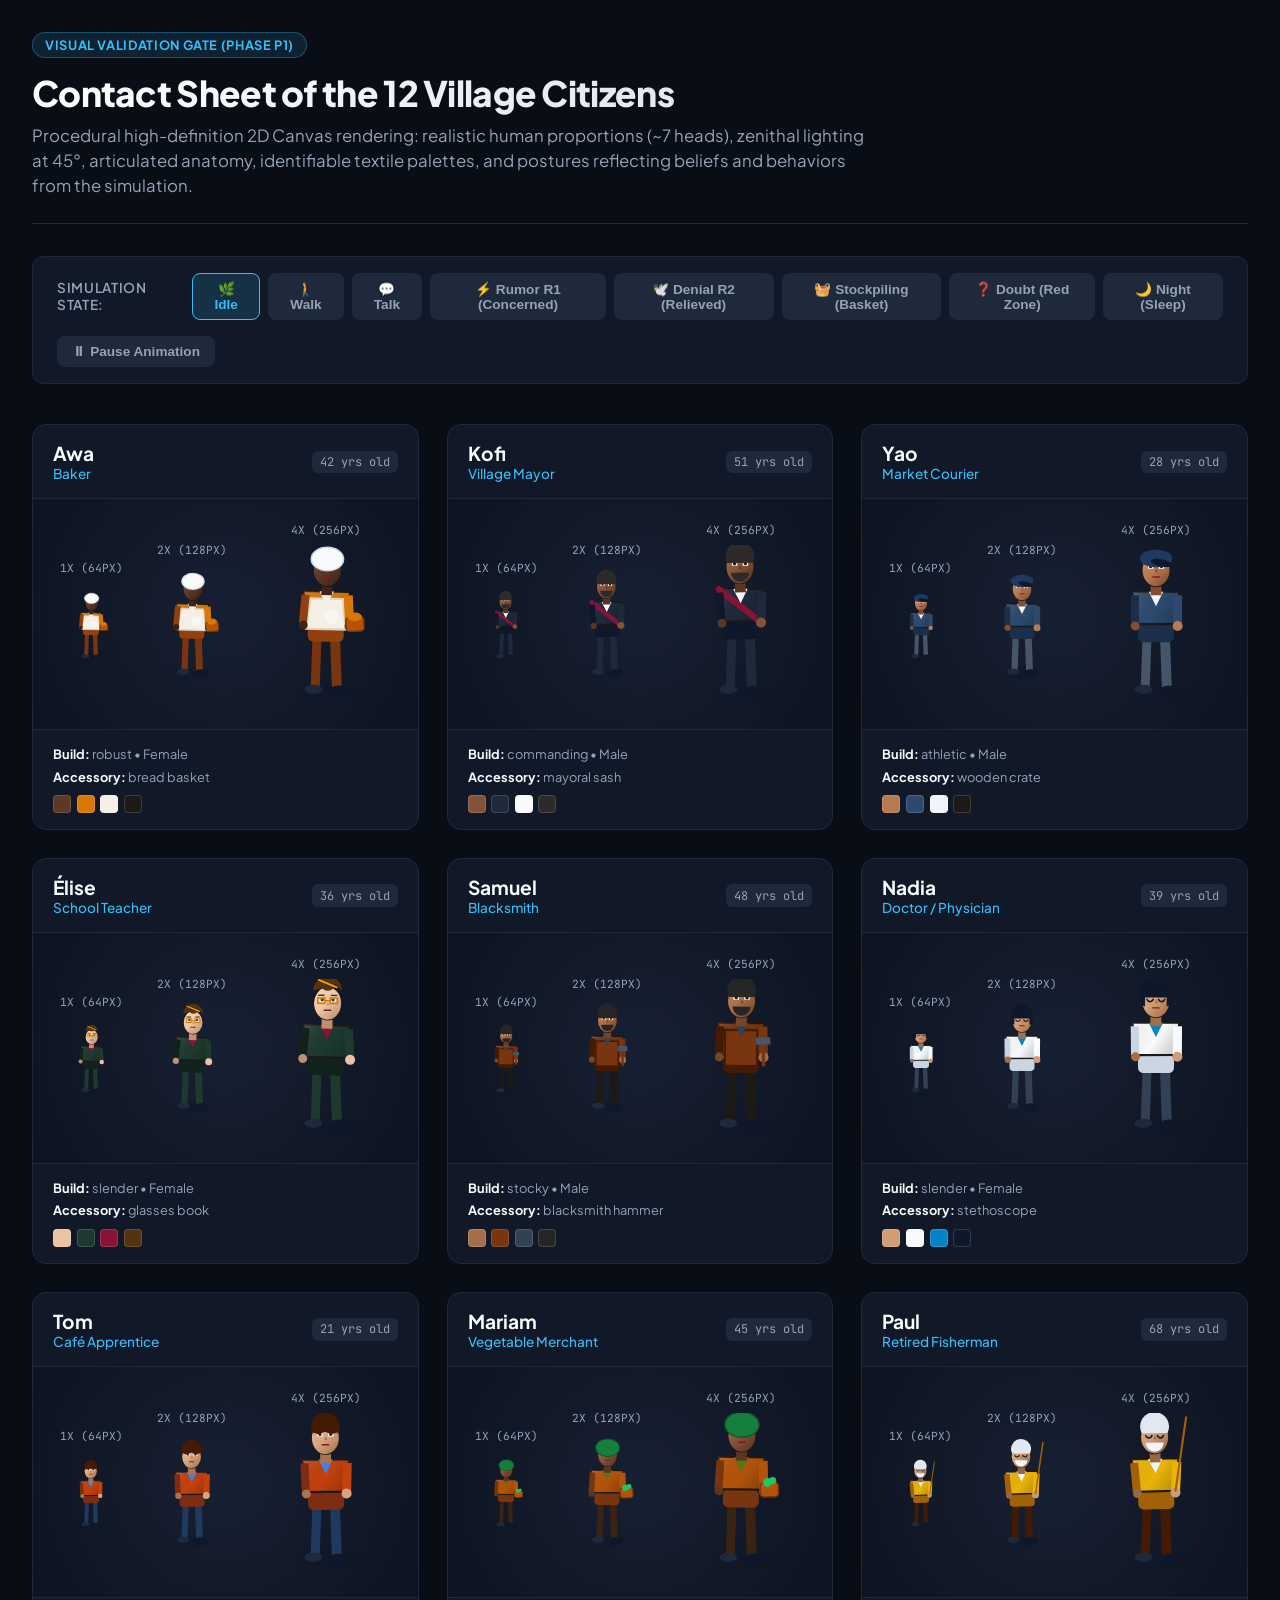
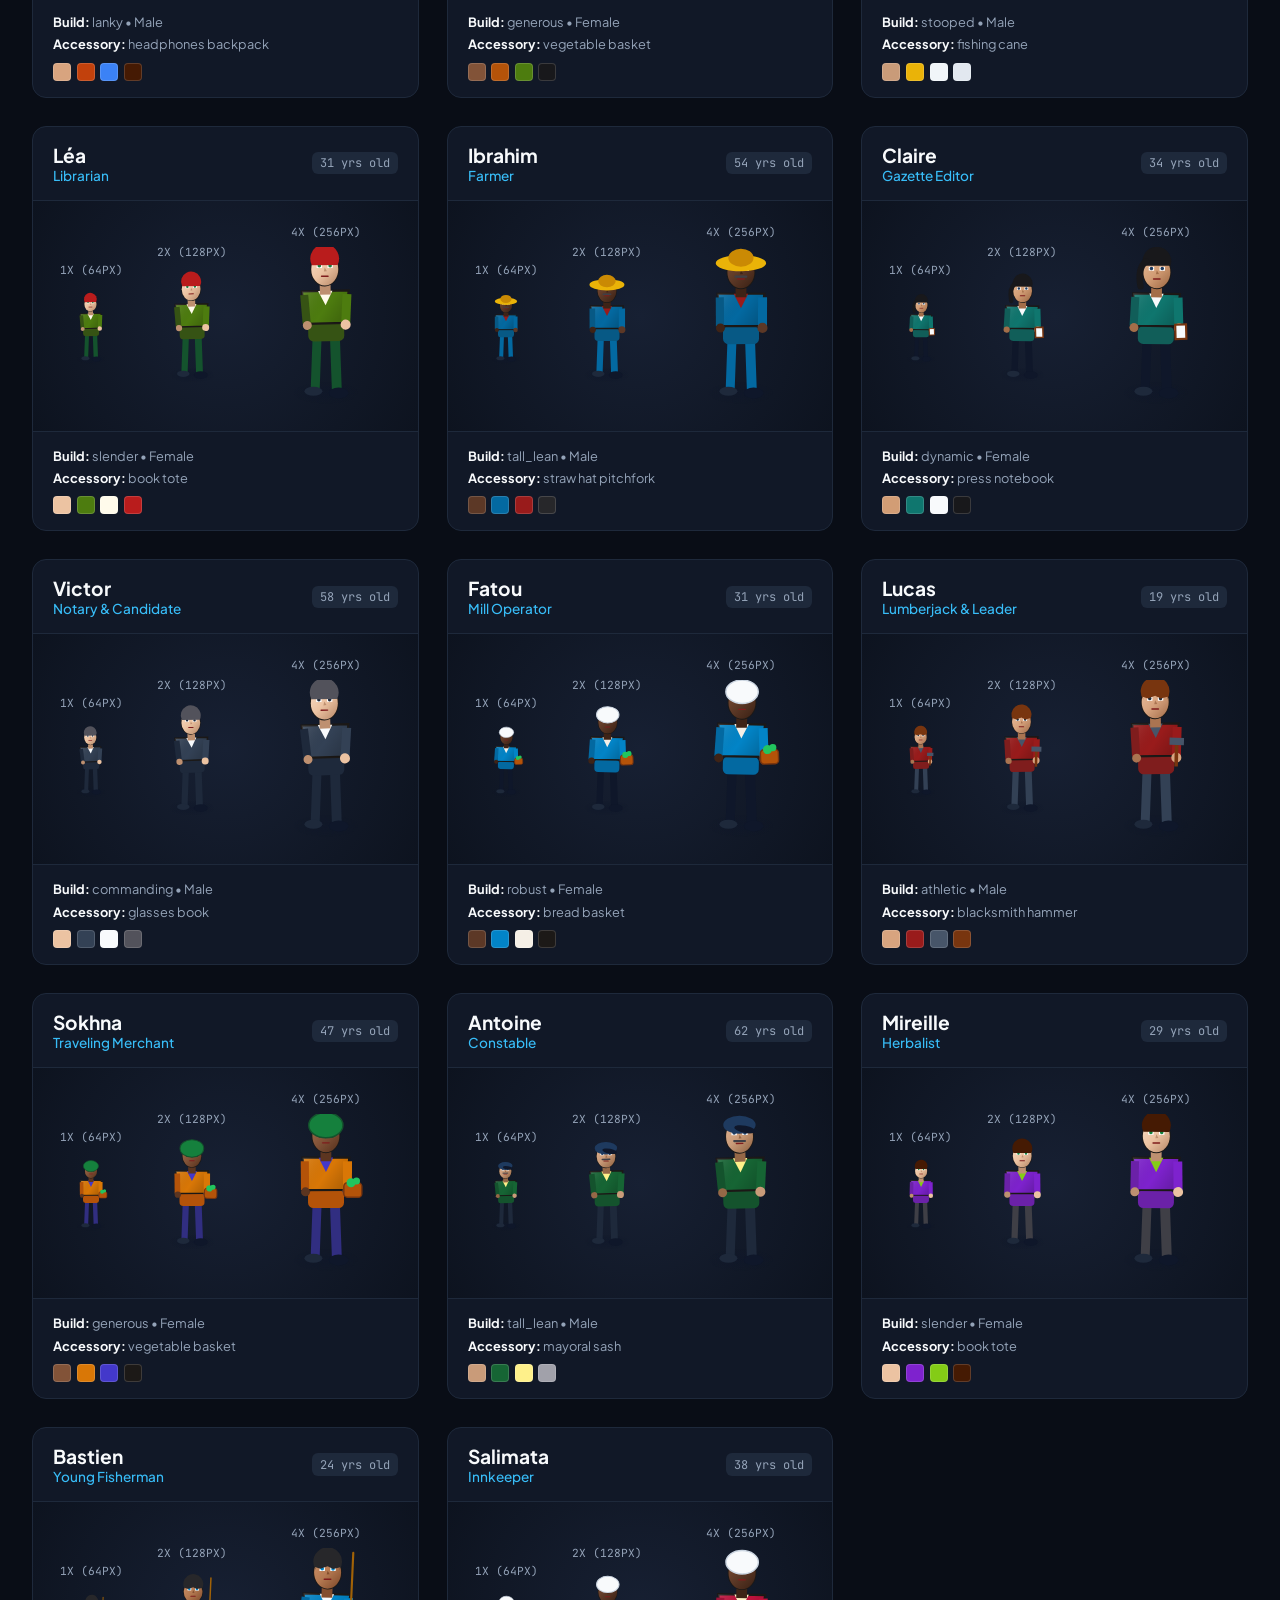
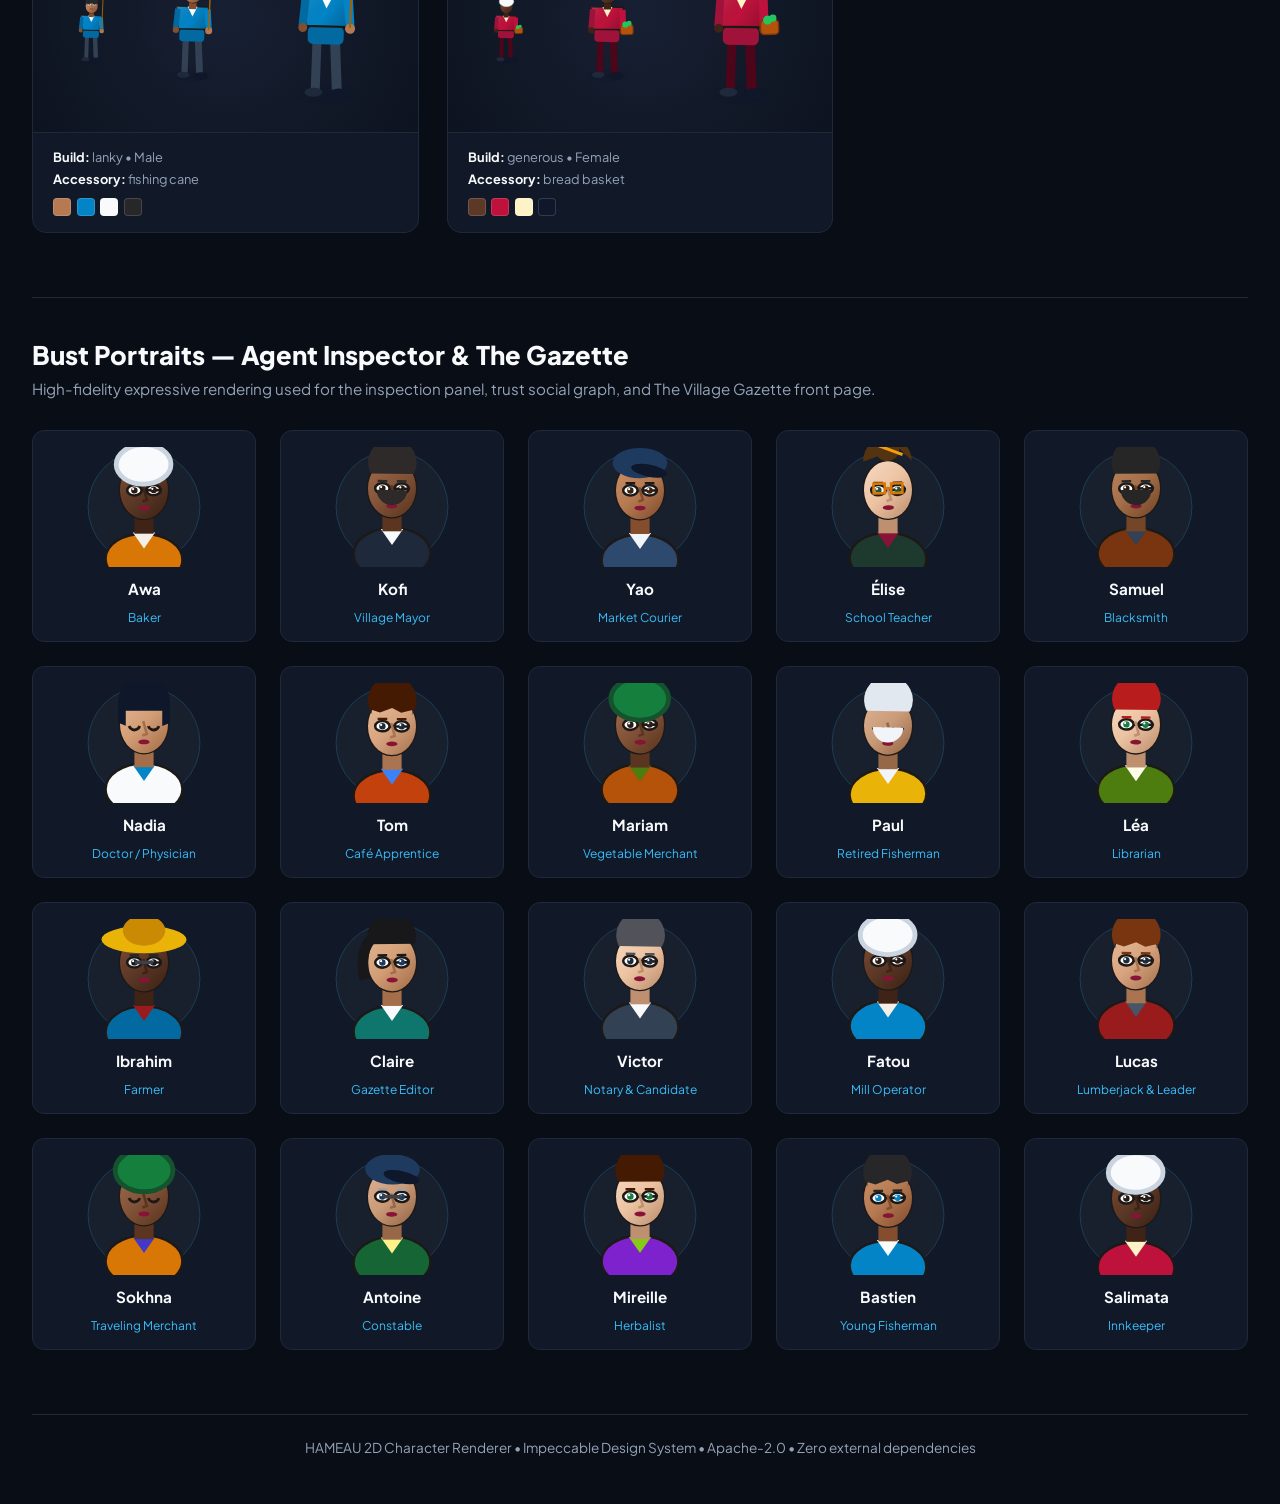
<file: viewer/dev/characters.html>
<!DOCTYPE html>
<html lang="en">
<head>
  <meta charset="UTF-8">
  <meta name="viewport" content="width=device-width, initial-scale=1.0">
  <title>HAMEAU — 2D Citizens Contact Sheet (Validation)</title>
  <link rel="preconnect" href="https://fonts.googleapis.com">
  <link rel="preconnect" href="https://fonts.gstatic.com" crossorigin>
  <link href="https://fonts.googleapis.com/css2?family=Plus+Jakarta+Sans:wght@400;500;600;700;800&family=JetBrains+Mono:wght@400;500;600&display=swap" rel="stylesheet">
  <style>
    :root {
      --bg: #090d16;
      --card-bg: #111827;
      --card-border: #1e293b;
      --text: #f8fafc;
      --text-muted: #94a3b8;
      --accent: #38bdf8;
      --accent-rgb: 56, 189, 248;
      --success: #10b981;
      --warning: #f59e0b;
      --danger: #f43f5e;
      --font-ui: "Plus Jakarta Sans", system-ui, -apple-system, sans-serif;
      --font-mono: "JetBrains Mono", monospace;
    }

    * {
      box-sizing: border-box;
      margin: 0;
      padding: 0;
    }

    body {
      background-color: var(--bg);
      color: var(--text);
      font-family: var(--font-ui);
      padding: 2rem;
      min-height: 100vh;
    }

    header {
      max-width: 1400px;
      margin: 0 auto 2rem auto;
      border-bottom: 1px solid var(--card-border);
      padding-bottom: 1.5rem;
    }

    .badge-p1 {
      display: inline-block;
      background: rgba(56, 189, 248, 0.12);
      color: var(--accent);
      border: 1px solid rgba(56, 189, 248, 0.3);
      padding: 0.25rem 0.75rem;
      border-radius: 9999px;
      font-size: 0.8rem;
      font-weight: 700;
      letter-spacing: 0.05em;
      text-transform: uppercase;
      margin-bottom: 0.75rem;
    }

    h1 {
      font-size: 2.2rem;
      font-weight: 800;
      letter-spacing: -0.02em;
      margin-bottom: 0.5rem;
      background: linear-gradient(135deg, #ffffff 0%, #cbd5e1 100%);
      -webkit-background-clip: text;
      -webkit-text-fill-color: transparent;
    }

    p.subtitle {
      color: var(--text-muted);
      font-size: 1.05rem;
      max-width: 850px;
      line-height: 1.5;
    }

    /* Barre d'outils interactive */
    .controls-bar {
      max-width: 1400px;
      margin: 0 auto 2.5rem auto;
      background: var(--card-bg);
      border: 1px solid var(--card-border);
      border-radius: 12px;
      padding: 1rem 1.5rem;
      display: flex;
      flex-wrap: wrap;
      align-items: center;
      justify-content: space-between;
      gap: 1rem;
    }

    .filter-group {
      display: flex;
      align-items: center;
      gap: 0.5rem;
    }

    .filter-label {
      font-size: 0.85rem;
      font-weight: 600;
      color: var(--text-muted);
      text-transform: uppercase;
      letter-spacing: 0.05em;
      margin-right: 0.5rem;
    }

    .btn-state {
      background: #1e293b;
      color: var(--text-muted);
      border: 1px solid transparent;
      padding: 0.45rem 0.9rem;
      border-radius: 8px;
      font-size: 0.85rem;
      font-weight: 600;
      cursor: pointer;
      transition: all 0.2s ease;
    }

    .btn-state:hover {
      background: #334155;
      color: #ffffff;
    }

    .btn-state.active {
      background: rgba(56, 189, 248, 0.15);
      color: var(--accent);
      border-color: var(--accent);
    }

    /* Grille des personnages */
    .characters-grid {
      max-width: 1400px;
      margin: 0 auto;
      display: grid;
      grid-template-columns: repeat(auto-fill, minmax(320px, 1fr));
      gap: 1.75rem;
    }

    .char-card {
      background: var(--card-bg);
      border: 1px solid var(--card-border);
      border-radius: 14px;
      overflow: hidden;
      display: flex;
      flex-direction: column;
      transition: transform 0.2s ease, border-color 0.2s ease, box-shadow 0.2s ease;
    }

    .char-card:hover {
      transform: translateY(-3px);
      border-color: rgba(56, 189, 248, 0.4);
      box-shadow: 0 12px 30px rgba(0, 0, 0, 0.35);
    }

    .char-header {
      padding: 1rem 1.25rem;
      border-bottom: 1px solid var(--card-border);
      display: flex;
      align-items: center;
      justify-content: space-between;
    }

    .char-title h2 {
      font-size: 1.2rem;
      font-weight: 700;
    }

    .char-role {
      font-size: 0.85rem;
      color: var(--accent);
      font-weight: 500;
    }

    .char-age-badge {
      font-family: var(--font-mono);
      font-size: 0.75rem;
      background: #1e293b;
      padding: 0.2rem 0.5rem;
      border-radius: 6px;
      color: var(--text-muted);
    }

    .canvas-preview-row {
      display: flex;
      align-items: center;
      justify-content: space-around;
      padding: 1.5rem 1rem;
      background: radial-gradient(circle at center, #172033 0%, #0d131f 100%);
      border-bottom: 1px solid var(--card-border);
      min-height: 220px;
    }

    .preview-col {
      display: flex;
      flex-direction: column;
      align-items: center;
      gap: 0.5rem;
    }

    .preview-col-label {
      font-size: 0.7rem;
      font-family: var(--font-mono);
      color: var(--text-muted);
      text-transform: uppercase;
    }

    .char-canvas {
      display: block;
      image-rendering: auto;
    }

    .char-details {
      padding: 1rem 1.25rem;
      font-size: 0.8rem;
      color: var(--text-muted);
      display: flex;
      flex-direction: column;
      gap: 0.4rem;
      flex-grow: 1;
    }

    .char-details strong {
      color: var(--text);
    }

    .color-swatches {
      display: flex;
      gap: 0.35rem;
      margin-top: 0.25rem;
    }

    .color-swatch {
      width: 18px;
      height: 18px;
      border-radius: 4px;
      border: 1px solid rgba(255, 255, 255, 0.15);
    }

    /* Section Portrait en Buste */
    .bust-section {
      max-width: 1400px;
      margin: 4rem auto 2rem auto;
      border-top: 1px solid var(--card-border);
      padding-top: 2.5rem;
    }

    .bust-section h2 {
      font-size: 1.6rem;
      font-weight: 800;
      margin-bottom: 0.5rem;
    }

    .bust-section p {
      color: var(--text-muted);
      font-size: 0.95rem;
      margin-bottom: 2rem;
    }

    .busts-row {
      display: grid;
      grid-template-columns: repeat(auto-fill, minmax(200px, 1fr));
      gap: 1.5rem;
    }

    .bust-card {
      background: var(--card-bg);
      border: 1px solid var(--card-border);
      border-radius: 12px;
      padding: 1rem;
      display: flex;
      flex-direction: column;
      align-items: center;
      gap: 0.75rem;
    }

    .bust-name {
      font-weight: 700;
      font-size: 0.95rem;
    }

    .bust-role {
      font-size: 0.75rem;
      color: var(--accent);
    }

    footer {
      max-width: 1400px;
      margin: 4rem auto 1rem auto;
      text-align: center;
      color: var(--text-muted);
      font-size: 0.85rem;
      border-top: 1px solid var(--card-border);
      padding-top: 1.5rem;
    }
  </style>
</head>
<body>

  <header>
    <div class="badge-p1">Visual Validation Gate (Phase P1)</div>
    <h1>Contact Sheet of the 12 Village Citizens</h1>
    <p class="subtitle">
      Procedural high-definition 2D Canvas rendering: realistic human proportions (~7 heads), zenithal lighting at 45°, articulated anatomy, identifiable textile palettes, and postures reflecting beliefs and behaviors from the simulation.
    </p>
  </header>

  <!-- Interactive Simulation State Bar -->
  <section class="controls-bar">
    <div class="filter-group">
      <span class="filter-label">Simulation state:</span>
      <button class="btn-state active" data-state="idle">🌿 Idle</button>
      <button class="btn-state" data-state="walk">🚶 Walk</button>
      <button class="btn-state" data-state="talk">💬 Talk</button>
      <button class="btn-state" data-state="rumor">⚡ Rumor R1 (Concerned)</button>
      <button class="btn-state" data-state="debunk">🕊️ Denial R2 (Relieved)</button>
      <button class="btn-state" data-state="stock">🧺 Stockpiling (Basket)</button>
      <button class="btn-state" data-state="hesitate">❓ Doubt (Red Zone)</button>
      <button class="btn-state" data-state="night">🌙 Night (Sleep)</button>
    </div>

    <div class="filter-group">
      <button id="btn-toggle-anim" class="btn-state">⏸ Pause Animation</button>
    </div>
  </section>

  <!-- Grid of 12 Citizens -->
  <main class="characters-grid" id="characters-grid"></main>

  <!-- Bust Gallery Section (Agent Inspector & Gazette) -->
  <section class="bust-section">
    <h2>Bust Portraits — Agent Inspector & The Gazette</h2>
    <p>High-fidelity expressive rendering used for the inspection panel, trust social graph, and The Village Gazette front page.</p>
    <div class="busts-row" id="busts-container"></div>
  </section>

  <footer>
    <p>HAMEAU 2D Character Renderer &bull; Impeccable Design System &bull; Apache-2.0 &bull; Zero external dependencies</p>
  </footer>

  <script src="../character_renderer.js"></script>
  <script>
    const renderer = new CharacterRenderer2D();
    const grid = document.getElementById("characters-grid");
    const bustsRow = document.getElementById("busts-container");

    let currentAnimState = {
      tick: 0,
      isWalking: false,
      isTalking: false,
      hasRumor: false,
      hasDebunk: false,
      didStock: false,
      isHesitating: false,
      isNight: false
    };

    let isPaused = false;
    const canvases1x = [];
    const canvases2x = [];
    const canvases4x = [];
    const bustCanvases = [];

    // Construction de la grille pour chaque personnage
    Object.values(HAMEAU_CHARACTERS).forEach(charDef => {
      // 1. Carte Personnage en pied
      const card = document.createElement("div");
      card.className = "char-card";

      card.innerHTML = `
        <div class="char-header">
          <div class="char-title">
            <h2>${charDef.name}</h2>
            <div class="char-role">${charDef.role}</div>
          </div>
          <div class="char-age-badge">${charDef.age} yrs old</div>
        </div>
        <div class="canvas-preview-row">
          <div class="preview-col">
            <span class="preview-col-label">1x (64px)</span>
            <canvas class="char-canvas" width="64" height="84" data-id="${charDef.id}" data-scale="0.8"></canvas>
          </div>
          <div class="preview-col">
            <span class="preview-col-label">2x (128px)</span>
            <canvas class="char-canvas" width="96" height="120" data-id="${charDef.id}" data-scale="1.25"></canvas>
          </div>
          <div class="preview-col">
            <span class="preview-col-label">4x (256px)</span>
            <canvas class="char-canvas" width="130" height="160" data-id="${charDef.id}" data-scale="1.8"></canvas>
          </div>
        </div>
        <div class="char-details">
          <div><strong>Build:</strong> ${charDef.build} &bull; ${charDef.gender === "f" ? "Female" : "Male"}</div>
          <div><strong>Accessory:</strong> ${charDef.accessory.replace(/_/g, " ")}</div>
          <div class="color-swatches">
            <div class="color-swatch" style="background:${charDef.skin.base};" title="Base skin"></div>
            <div class="color-swatch" style="background:${charDef.palette.primary};" title="Primary garment"></div>
            <div class="color-swatch" style="background:${charDef.palette.secondary};" title="Secondary garment"></div>
            <div class="color-swatch" style="background:${charDef.hair.color};" title="Hair"></div>
          </div>
        </div>
      `;

      grid.appendChild(card);

      // Collect canvases for rendering loop
      const c1 = card.querySelector('canvas[data-scale="0.8"]');
      const c2 = card.querySelector('canvas[data-scale="1.25"]');
      const c4 = card.querySelector('canvas[data-scale="1.8"]');
      canvases1x.push({ canvas: c1, ctx: c1.getContext("2d"), charDef, scale: 0.8, x: 32, y: 74 });
      canvases2x.push({ canvas: c2, ctx: c2.getContext("2d"), charDef, scale: 1.25, x: 48, y: 108 });
      canvases4x.push({ canvas: c4, ctx: c4.getContext("2d"), charDef, scale: 1.8, x: 65, y: 146 });

      // 2. Bust Portrait Card
      const bustCard = document.createElement("div");
      bustCard.className = "bust-card";
      bustCard.innerHTML = `
        <canvas width="120" height="120" data-bust-id="${charDef.id}"></canvas>
        <div class="bust-name">${charDef.name}</div>
        <div class="bust-role">${charDef.role}</div>
      `;
      bustsRow.appendChild(bustCard);

      const bc = bustCard.querySelector("canvas");
      bustCanvases.push({ canvas: bc, ctx: bc.getContext("2d"), charDef, x: 60, y: 68, scale: 1.6 });
    });

    // Animation loop at 60 FPS
    function renderFrame() {
      if (!isPaused) {
        currentAnimState.tick++;
      }

      const allTargets = [...canvases1x, ...canvases2x, ...canvases4x];
      allTargets.forEach(({ canvas, ctx, charDef, scale, x, y }) => {
        ctx.clearRect(0, 0, canvas.width, canvas.height);
        renderer.draw(ctx, charDef, currentAnimState, { scale, x, y, isPortrait: false });
      });

      bustCanvases.forEach(({ canvas, ctx, charDef, x, y, scale }) => {
        ctx.clearRect(0, 0, canvas.width, canvas.height);
        // Subtle cameo circle for bust
        ctx.fillStyle = "rgba(255, 255, 255, 0.03)";
        ctx.beginPath();
        ctx.arc(60, 60, 56, 0, Math.PI * 2);
        ctx.fill();
        ctx.strokeStyle = "rgba(56, 189, 248, 0.2)";
        ctx.stroke();

        renderer.draw(ctx, charDef, currentAnimState, { scale, x, y, isPortrait: true });
      });

      requestAnimationFrame(renderFrame);
    }

    renderFrame();

    // Simulation state buttons
    document.querySelectorAll(".btn-state[data-state]").forEach(btn => {
      btn.addEventListener("click", () => {
        document.querySelectorAll(".btn-state[data-state]").forEach(b => b.classList.remove("active"));
        btn.classList.add("active");

        const st = btn.dataset.state;
        currentAnimState = {
          tick: currentAnimState.tick,
          isWalking: st === "walk",
          isTalking: st === "talk",
          hasRumor: st === "rumor",
          hasDebunk: st === "debunk",
          didStock: st === "stock",
          isHesitating: st === "hesitate",
          isNight: st === "night"
        };
      });
    });

    // Pause / resume button
    const btnPause = document.getElementById("btn-toggle-anim");
    btnPause.addEventListener("click", () => {
      isPaused = !isPaused;
      btnPause.textContent = isPaused ? "▶ Resume Animation" : "⏸ Pause Animation";
      btnPause.classList.toggle("active", isPaused);
    });
  </script>
</body>
</html>
</file>
<file: viewer/styles.css>
/* ==========================================================================
   HAMEAU — Design System & Styles (UI/UX Pro Max)
   ========================================================================== */

:root {
  --bg-app: #0f172a;
  --bg-surface: #1e293b;
  --bg-surface-elevated: #334155;
  --bg-card: #1e293b;
  --border-subtle: #334155;
  --border-strong: #475569;

  --text-primary: #f8fafc;
  --text-secondary: #94a3b8;
  --text-muted: #64748b;

  --brand-decider: #10b981;
  --brand-decider-bg: rgba(16, 185, 129, 0.12);
  --brand-bedrock: #f59e0b;
  --brand-bedrock-bg: rgba(245, 158, 11, 0.12);
  --brand-cost: #38bdf8;
  --brand-cost-bg: rgba(56, 189, 248, 0.12);

  --zone-green: #10b981;
  --zone-orange: #f59e0b;
  --zone-red: #f43f5e;

  --radius-sm: 6px;
  --radius-md: 10px;
  --radius-lg: 14px;

  --font-ui: "Plus Jakarta Sans", -apple-system, BlinkMacSystemFont, sans-serif;
  --font-serif: "Newsreader", Georgia, serif;
  --font-mono: "JetBrains Mono", monospace;
}

* {
  box-sizing: border-box;
  margin: 0;
  padding: 0;
}

body {
  background-color: var(--bg-app);
  color: var(--text-primary);
  font-family: var(--font-ui);
  line-height: 1.5;
  overflow-x: hidden;
  height: 100vh;
  display: flex;
  flex-direction: column;
}

.font-mono {
  font-family: var(--font-mono);
}

/* Header */
.app-header {
  height: 72px;
  background-color: var(--bg-surface);
  border-bottom: 1px solid var(--border-subtle);
  display: flex;
  align-items: center;
  justify-content: space-between;
  padding: 0 1.5rem;
  flex-shrink: 0;
}

.brand {
  display: flex;
  align-items: center;
  gap: 0.75rem;
}

.brand-logo .logo-icon {
  font-size: 1.75rem;
}

.brand-text h1 {
  font-size: 1.25rem;
  font-weight: 700;
  letter-spacing: 0.05em;
  color: var(--text-primary);
}

.brand-text .subtitle {
  font-size: 0.75rem;
  color: var(--text-secondary);
}

/* Live Metrics Bar */
.live-metrics {
  display: flex;
  align-items: center;
  gap: 0.75rem;
  background-color: var(--bg-app);
  padding: 0.4rem 1rem;
  border-radius: var(--radius-md);
  border: 1px solid var(--border-subtle);
}

.metric-card {
  display: flex;
  flex-direction: column;
  padding: 0.2rem 0.6rem;
  border-radius: var(--radius-sm);
}

.metric-decider { background: var(--brand-decider-bg); }
.metric-bedrock { background: var(--brand-bedrock-bg); }
.metric-cost { background: var(--brand-cost-bg); }

.metric-label {
  font-size: 0.68rem;
  text-transform: uppercase;
  font-weight: 600;
  color: var(--text-secondary);
}

.metric-value {
  font-size: 1.15rem;
  font-weight: 700;
  font-family: var(--font-mono);
}

.metric-decider .metric-value { color: var(--brand-decider); }
.metric-bedrock .metric-value { color: var(--brand-bedrock); }
.metric-cost .metric-value { color: var(--brand-cost); }

.metric-sub {
  font-size: 0.65rem;
  color: var(--text-muted);
}

.metric-divider {
  font-size: 1.25rem;
  font-weight: 700;
  color: var(--text-muted);
}

.metric-badge {
  display: flex;
  flex-direction: column;
  align-items: center;
  padding: 0 0.5rem;
}

.badge-title {
  font-size: 0.65rem;
  color: var(--text-secondary);
}

.badge-value {
  font-size: 1rem;
  font-weight: 700;
  color: #38bdf8;
  font-family: var(--font-mono);
}

/* Clock */
.clock-display {
  display: flex;
  flex-direction: column;
  align-items: flex-end;
}

.clock-day {
  font-size: 0.75rem;
  font-weight: 700;
  color: var(--brand-bedrock);
  letter-spacing: 0.05em;
}

.clock-time {
  font-size: 1.35rem;
  font-weight: 700;
  color: var(--text-primary);
}

.clock-tick {
  font-size: 0.7rem;
  color: var(--text-muted);
}

/* Main Layout */
.main-container {
  display: flex;
  flex: 1;
  overflow: hidden;
}

.simulation-view {
  flex: 1;
  display: flex;
  flex-direction: column;
  border-right: 1px solid var(--border-subtle);
  overflow: hidden;
}

/* Playback bar */
.playback-bar {
  background-color: var(--bg-surface);
  padding: 0.75rem 1.25rem;
  border-bottom: 1px solid var(--border-subtle);
  display: flex;
  align-items: center;
  gap: 1.25rem;
  flex-wrap: wrap;
}

.playback-controls {
  display: flex;
  align-items: center;
  gap: 0.5rem;
}

.btn {
  background: var(--bg-surface-elevated);
  color: var(--text-primary);
  border: 1px solid var(--border-strong);
  padding: 0.45rem 0.85rem;
  border-radius: var(--radius-sm);
  cursor: pointer;
  font-weight: 600;
  font-size: 0.85rem;
  display: inline-flex;
  align-items: center;
  justify-content: center;
  transition: all 0.15s ease;
}

.btn:hover {
  background: var(--border-strong);
}

.btn-primary {
  background: var(--brand-decider);
  border-color: var(--brand-decider);
  color: #064e3b;
  min-width: 44px;
}

.btn-primary:hover {
  background: #34d399;
}

.btn-outline {
  background: transparent;
  border-color: var(--border-strong);
}

.file-upload-label {
  position: relative;
  overflow: hidden;
  cursor: pointer;
}

.file-upload-label input[type="file"] {
  position: absolute;
  top: 0;
  left: 0;
  opacity: 0;
  width: 100%;
  height: 100%;
  cursor: pointer;
}

.speed-selector {
  display: flex;
  align-items: center;
  gap: 0.25rem;
  margin-left: 0.5rem;
}

.speed-selector label {
  font-size: 0.75rem;
  color: var(--text-secondary);
  margin-right: 0.25rem;
}

.btn-chip {
  background: var(--bg-surface-elevated);
  border: 1px solid var(--border-subtle);
  color: var(--text-secondary);
  padding: 0.2rem 0.5rem;
  font-size: 0.75rem;
  border-radius: var(--radius-sm);
  cursor: pointer;
}

.btn-chip.active {
  background: var(--brand-cost);
  color: #0c4a6e;
  font-weight: 700;
  border-color: var(--brand-cost);
}

/* Timeline */
.timeline-slider-container {
  flex: 1;
  min-width: 200px;
  display: flex;
  flex-direction: column;
  gap: 0.2rem;
}

.timeline-slider-container input[type="range"] {
  width: 100%;
  accent-color: var(--brand-decider);
  cursor: pointer;
}

.timeline-ticks-labels {
  display: flex;
  justify-content: space-between;
  font-size: 0.65rem;
  color: var(--text-muted);
}

/* Canvas Area */
.canvas-wrapper {
  position: relative;
  flex: 1;
  background: #090d16;
  display: flex;
  align-items: center;
  justify-content: center;
  overflow: hidden;
}

.canvas-view-toggle {
  position: absolute;
  top: 14px;
  left: 16px;
  z-index: 10;
  display: flex;
  gap: 0.35rem;
  background: rgba(15, 23, 42, 0.88);
  backdrop-filter: blur(8px);
  padding: 0.25rem 0.35rem;
  border-radius: var(--radius-sm);
  border: 1px solid var(--border-subtle);
  box-shadow: 0 4px 12px rgba(0, 0, 0, 0.35);
}

.view-toggle-btn {
  background: transparent;
  border: none;
  color: var(--text-secondary);
  font-size: 0.78rem;
  font-weight: 600;
  padding: 0.35rem 0.75rem;
  border-radius: 4px;
  cursor: pointer;
  transition: all 0.15s ease;
  display: inline-flex;
  align-items: center;
  gap: 0.35rem;
}

.view-toggle-btn:hover {
  color: var(--text-primary);
  background: var(--bg-surface-elevated);
}

.view-toggle-btn.active {
  background: var(--brand-decider);
  color: #064e3b;
  font-weight: 700;
  box-shadow: 0 2px 6px rgba(16, 185, 129, 0.3);
}

#village-canvas {
  width: 100%;
  height: 100%;
  object-fit: contain;
}

.map-overlay-legend {
  position: absolute;
  bottom: 12px;
  left: 16px;
  background: rgba(15, 23, 42, 0.85);
  backdrop-filter: blur(8px);
  border: 1px solid var(--border-subtle);
  padding: 0.4rem 0.8rem;
  border-radius: var(--radius-sm);
  display: flex;
  gap: 1rem;
  font-size: 0.72rem;
  color: var(--text-secondary);
}

.dot {
  display: inline-block;
  width: 9px;
  height: 9px;
  border-radius: 50%;
  margin-right: 0.3rem;
}

.dot-habitant { background: #38bdf8; }
.dot-neutral { background: #64748b; }
.dot-rumeur { background: #f43f5e; box-shadow: 0 0 6px #f43f5e; }
.dot-dementi { background: #06b6d4; box-shadow: 0 0 6px #06b6d4; }
.dot-resolution { background: #10b981; box-shadow: 0 0 6px #10b981; }
.dot-stocking { background: #f59e0b; }

/* Event Feed */
.event-feed {
  height: 150px;
  background: var(--bg-surface);
  border-top: 1px solid var(--border-subtle);
  display: flex;
  flex-direction: column;
}

.feed-header {
  padding: 0.4rem 1rem;
  background: var(--bg-surface-elevated);
  display: flex;
  justify-content: space-between;
  align-items: center;
}

.feed-header h3 {
  font-size: 0.8rem;
  text-transform: uppercase;
  color: var(--text-secondary);
}

.feed-status {
  font-size: 0.75rem;
  color: var(--text-muted);
}

.feed-list {
  flex: 1;
  overflow-y: auto;
  padding: 0.5rem 1rem;
  font-size: 0.8rem;
  display: flex;
  flex-direction: column;
  gap: 0.35rem;
}

.feed-item {
  display: flex;
  gap: 0.6rem;
  align-items: baseline;
  padding: 0.2rem 0;
  border-bottom: 1px solid rgba(255, 255, 255, 0.04);
}

.feed-tick {
  color: var(--text-muted);
  font-family: var(--font-mono);
  font-size: 0.72rem;
  min-width: 55px;
}

.feed-tag {
  font-size: 0.68rem;
  padding: 0.1rem 0.4rem;
  border-radius: 4px;
  font-weight: 600;
  text-transform: uppercase;
}

.tag-decision { background: var(--brand-decider-bg); color: var(--brand-decider); }
.tag-talk { background: var(--brand-bedrock-bg); color: var(--brand-bedrock); }
.tag-rumor { background: rgba(244, 63, 94, 0.18); color: #f43f5e; }
.tag-move { background: rgba(56, 189, 248, 0.15); color: #38bdf8; }

/* Side Panel */
.side-panel {
  width: 440px;
  background: var(--bg-surface);
  display: flex;
  flex-direction: column;
  overflow: hidden;
  flex-shrink: 0;
}

.panel-tabs {
  display: flex;
  border-bottom: 1px solid var(--border-subtle);
  background: var(--bg-app);
}

.tab-btn {
  flex: 1;
  background: transparent;
  border: none;
  border-bottom: 2px solid transparent;
  color: var(--text-secondary);
  padding: 0.75rem 0.5rem;
  font-size: 0.85rem;
  font-weight: 600;
  cursor: pointer;
  transition: all 0.15s ease;
}

.tab-btn.active {
  color: var(--text-primary);
  border-bottom-color: var(--brand-decider);
  background: var(--bg-surface);
}

.tab-content {
  display: none;
  flex: 1;
  overflow-y: auto;
  padding: 1.25rem;
}

.tab-content.active {
  display: block;
}

/* Inspector View */
.agent-selector-wrapper {
  margin-bottom: 1rem;
}

.agent-selector-wrapper label {
  display: block;
  font-size: 0.75rem;
  color: var(--text-secondary);
  margin-bottom: 0.25rem;
}

.form-select {
  width: 100%;
  padding: 0.5rem 0.75rem;
  background: var(--bg-app);
  border: 1px solid var(--border-strong);
  color: var(--text-primary);
  border-radius: var(--radius-sm);
  font-size: 0.9rem;
}

.agent-card {
  background: var(--bg-app);
  border: 1px solid var(--border-subtle);
  border-radius: var(--radius-md);
  padding: 1rem;
  display: flex;
  flex-direction: column;
  gap: 1rem;
}

.agent-header {
  display: flex;
  align-items: center;
  gap: 0.75rem;
}

.agent-avatar {
  font-size: 1.75rem;
  background: var(--bg-surface-elevated);
  width: 48px;
  height: 48px;
  display: flex;
  align-items: center;
  justify-content: center;
  border-radius: 50%;
}

.agent-bust-canvas {
  width: 52px;
  height: 52px;
  border-radius: 50%;
  border: 1.5px solid rgba(56, 189, 248, 0.3);
  background: var(--bg-surface-elevated);
  box-shadow: 0 4px 12px rgba(0, 0, 0, 0.35);
  flex-shrink: 0;
}

.agent-title h2 {
  font-size: 1.15rem;
  font-weight: 700;
}

.agent-title p {
  font-size: 0.8rem;
  color: var(--text-secondary);
}

.behavior-badge {
  margin-left: auto;
  font-size: 0.72rem;
  padding: 0.25rem 0.5rem;
  border-radius: 4px;
  font-weight: 600;
  background: var(--bg-surface-elevated);
  color: var(--text-secondary);
}

.behavior-badge.active-stock {
  background: rgba(245, 158, 11, 0.2);
  color: #f59e0b;
  border: 1px solid #f59e0b;
}

.agent-status-section {
  background: var(--bg-surface);
  padding: 0.6rem 0.8rem;
  border-radius: var(--radius-sm);
  display: flex;
  flex-direction: column;
  gap: 0.4rem;
}

.status-item {
  display: flex;
  justify-content: space-between;
  font-size: 0.8rem;
}

.status-item .label {
  color: var(--text-secondary);
}

.status-item .value {
  font-weight: 600;
  color: var(--text-primary);
}

/* Beliefs */
.inspector-beliefs h4,
.inspector-decisions h4,
.inspector-memories h4 {
  font-size: 0.8rem;
  text-transform: uppercase;
  color: var(--text-secondary);
  margin-bottom: 0.5rem;
}

.beliefs-list {
  display: flex;
  flex-direction: column;
  gap: 0.35rem;
}

.belief-pill {
  font-size: 0.78rem;
  background: var(--bg-surface);
  padding: 0.35rem 0.6rem;
  border-radius: 4px;
  display: flex;
  justify-content: space-between;
}

/* Decisions & Memories Lists */
.decisions-list,
.memories-list {
  display: flex;
  flex-direction: column;
  gap: 0.5rem;
}

.decision-box {
  background: var(--bg-surface);
  border-left: 3px solid var(--zone-green);
  padding: 0.5rem 0.75rem;
  border-radius: 0 var(--radius-sm) var(--radius-sm) 0;
  font-size: 0.78rem;
}

.decision-box.zone-orange { border-left-color: var(--zone-orange); }
.decision-box.zone-red { border-left-color: var(--zone-red); }

.decision-top {
  display: flex;
  justify-content: space-between;
  font-weight: 600;
  margin-bottom: 0.2rem;
}

.zone-tag {
  font-size: 0.68rem;
  padding: 0.1rem 0.35rem;
  border-radius: 3px;
  text-transform: uppercase;
}

.zone-tag.green { background: rgba(16, 185, 129, 0.2); color: #10b981; }
.zone-tag.orange { background: rgba(245, 158, 11, 0.2); color: #f59e0b; }
.zone-tag.red { background: rgba(244, 63, 94, 0.2); color: #f43f5e; }

.memory-box {
  background: var(--bg-surface);
  padding: 0.5rem 0.75rem;
  border-radius: var(--radius-sm);
  font-size: 0.78rem;
  display: flex;
  flex-direction: column;
  gap: 0.25rem;
}

.memory-scores {
  display: flex;
  gap: 0.75rem;
  font-size: 0.7rem;
  color: var(--text-muted);
}

.memory-scores span {
  font-family: var(--font-mono);
  color: var(--brand-cost);
}

/* Gazette Layout */
.gazette-newspaper {
  background: #fdfbf7;
  color: #1c1917;
  padding: 1.5rem;
  border-radius: var(--radius-md);
  font-family: var(--font-serif);
  line-height: 1.6;
}

.gazette-masthead {
  text-align: center;
  border-bottom: 2px solid #1c1917;
  padding-bottom: 0.75rem;
  margin-bottom: 1rem;
}

.gazette-author-badge {
  display: flex;
  align-items: center;
  justify-content: center;
  gap: 0.85rem;
}

.gazette-masthead h1 {
  font-size: 1.75rem;
  font-weight: 700;
  letter-spacing: 0.05em;
}

.gazette-date {
  font-size: 0.8rem;
  font-style: italic;
  color: #78716c;
}

.gazette-body {
  font-size: 0.95rem;
  white-space: pre-wrap;
}

/* Rumor Graph Tab */
.rumor-stats {
  display: flex;
  gap: 1rem;
  margin-bottom: 1.25rem;
}

.stat-box {
  flex: 1;
  background: var(--bg-app);
  border: 1px solid var(--border-subtle);
  border-radius: var(--radius-sm);
  padding: 0.75rem;
  text-align: center;
}

.stat-num {
  display: block;
  font-size: 1.35rem;
  font-weight: 700;
  color: #f43f5e;
  font-family: var(--font-mono);
}

.stat-text {
  font-size: 0.75rem;
  color: var(--text-secondary);
}

.rumor-timeline {
  display: flex;
  flex-direction: column;
  gap: 0.5rem;
}

.hop-card {
  background: var(--bg-app);
  border-left: 3px solid #f43f5e;
  padding: 0.6rem 0.8rem;
  border-radius: 0 var(--radius-sm) var(--radius-sm) 0;
  font-size: 0.8rem;
}

.hop-header {
  display: flex;
  justify-content: space-between;
  font-weight: 600;
  color: #f43f5e;
  margin-bottom: 0.2rem;
}

/* Metric card latency saved (C3) */
.metric-latency-saved {
  border-left: 2px solid #818cf8;
}
.metric-latency-saved .metric-value {
  color: #a5b4fc;
}

/* Rumor Chart Card (C1) */
.rumor-chart-card {
  background: var(--bg-app);
  border: 1px solid var(--border-subtle);
  border-radius: var(--radius-sm);
  padding: 0.6rem 0.8rem;
  margin-bottom: 0.8rem;
}

.chart-header {
  display: flex;
  justify-content: space-between;
  align-items: center;
  margin-bottom: 0.4rem;
}

.chart-title {
  font-size: 0.75rem;
  font-weight: 600;
  color: var(--text-primary);
}

.chart-legend {
  display: flex;
  gap: 0.6rem;
  font-size: 0.68rem;
  color: var(--text-secondary);
}

.legend-item {
  display: flex;
  align-items: center;
  gap: 0.3rem;
}

.legend-color {
  width: 8px;
  height: 8px;
  border-radius: 50%;
  display: inline-block;
}

.legend-color.r1 { background: #f43f5e; }
.legend-color.r2 { background: #06b6d4; }
.legend-color.r3 { background: #10b981; }

#rumor-curve-canvas {
  width: 100%;
  height: 110px;
  display: block;
}

/* MemoryGate Diff Styles (C2) */
.diff-header-banner {
  background: var(--bg-app);
  border: 1px solid var(--border-subtle);
  border-radius: var(--radius-sm);
  padding: 0.75rem 1rem;
  margin-bottom: 0.8rem;
}

.diff-header-banner h3 {
  font-size: 0.95rem;
  font-weight: 700;
  color: var(--text-primary);
  margin-bottom: 0.2rem;
}

.diff-header-banner p {
  font-size: 0.75rem;
  color: var(--text-secondary);
}

.diff-metrics-row {
  display: flex;
  gap: 0.5rem;
  margin-bottom: 0.8rem;
}

.diff-metric-pill {
  flex: 1;
  background: var(--bg-app);
  border: 1px solid var(--border-subtle);
  border-radius: var(--radius-sm);
  padding: 0.5rem;
  text-align: center;
}

.diff-metric-pill .label {
  display: block;
  font-size: 0.68rem;
  color: var(--text-muted);
}

.diff-metric-pill .val {
  font-size: 0.85rem;
  font-weight: 700;
}

.diff-metric-pill .val.green {
  color: var(--brand-decider);
}

.diff-columns {
  display: flex;
  flex-direction: column;
  gap: 0.75rem;
}

.diff-box {
  background: var(--bg-app);
  border-radius: var(--radius-sm);
  border: 1px solid var(--border-subtle);
  overflow: hidden;
}

.diff-box.without-gate {
  border-left: 3px solid #f43f5e;
}

.diff-box.with-gate {
  border-left: 3px solid #10b981;
}

.diff-box-header {
  display: flex;
  justify-content: space-between;
  align-items: center;
  padding: 0.5rem 0.75rem;
  background: rgba(255, 255, 255, 0.02);
  border-bottom: 1px solid var(--border-subtle);
  font-size: 0.8rem;
  font-weight: 600;
}

.badge-danger {
  background: rgba(244, 63, 94, 0.15);
  color: #f43f5e;
  padding: 0.15rem 0.4rem;
  border-radius: 4px;
  font-size: 0.7rem;
  font-family: var(--font-mono);
}

.badge-success {
  background: var(--brand-decider-bg);
  color: var(--brand-decider);
  padding: 0.15rem 0.4rem;
  border-radius: 4px;
  font-size: 0.7rem;
  font-family: var(--font-mono);
}

.diff-box-body {
  padding: 0.6rem 0.75rem;
  font-size: 0.72rem;
  line-height: 1.5;
  color: var(--text-secondary);
  max-height: 160px;
  overflow-y: auto;
}

.diff-memory-item {
  padding: 0.3rem 0;
  border-bottom: 1px solid rgba(255, 255, 255, 0.04);
}

.diff-memory-item.selected {
  color: #38bdf8;
  font-weight: 500;
}

.diff-memory-item.filtered-out {
  color: var(--text-muted);
  text-decoration: line-through;
  opacity: 0.7;
}
</file>
